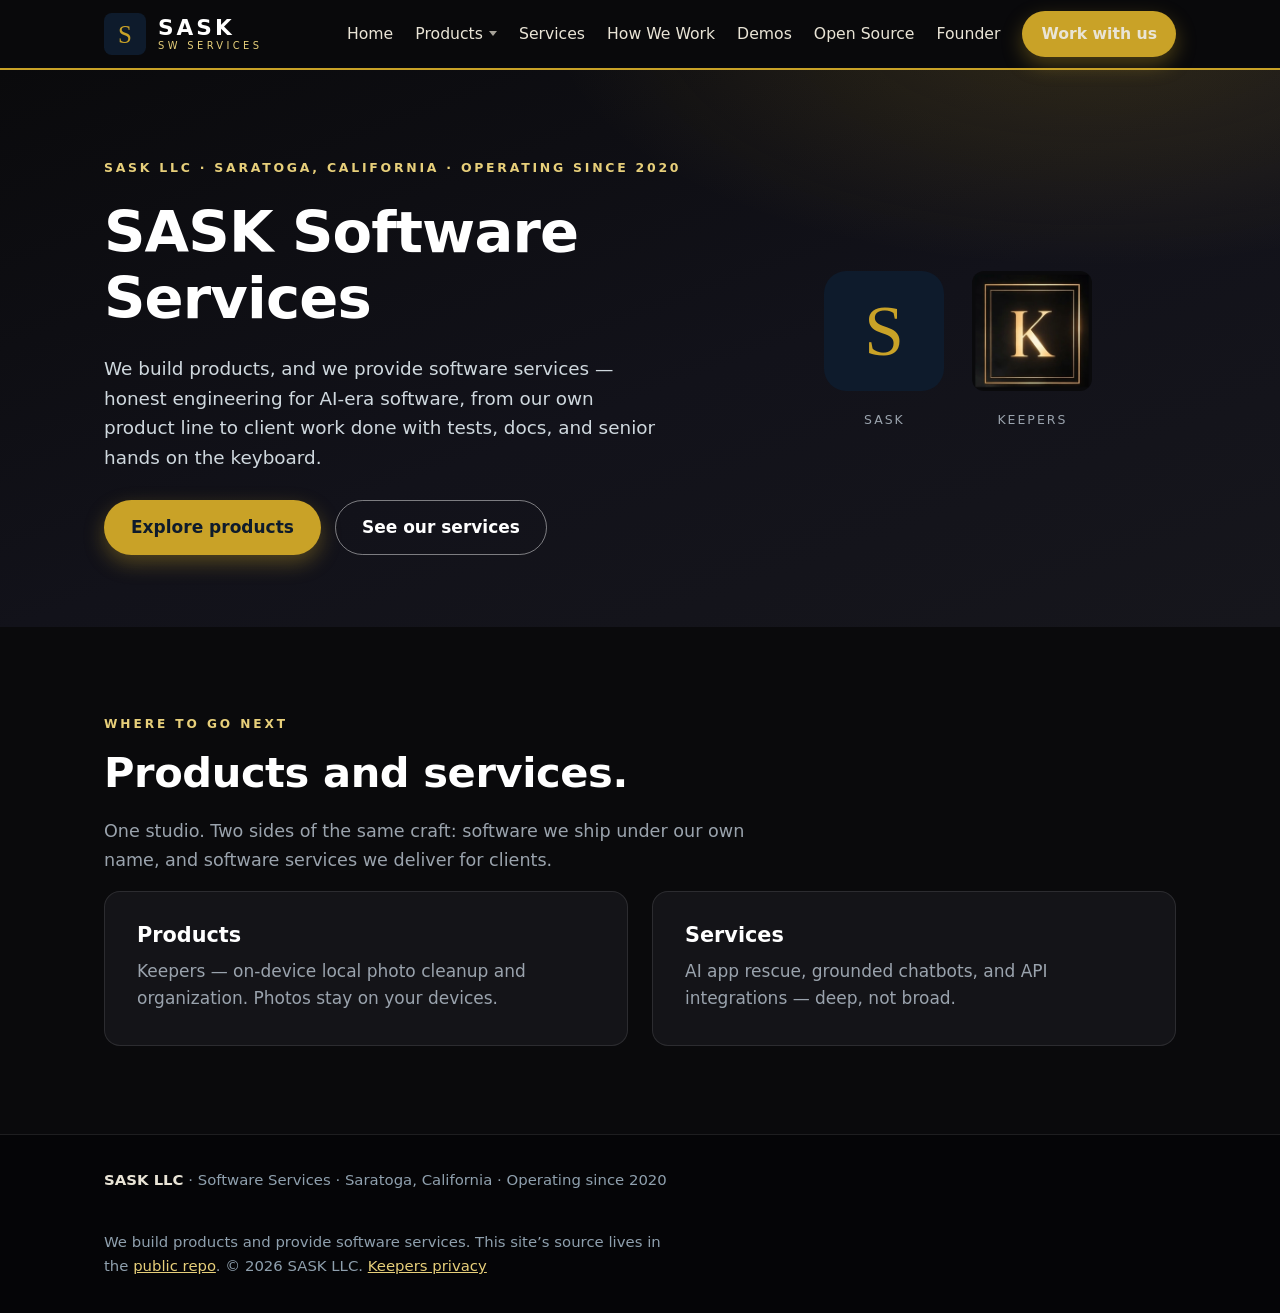
<file: docs/index.html>
<!DOCTYPE html>
<html lang="en">
<head>
<meta charset="utf-8">
<meta name="viewport" content="width=device-width, initial-scale=1">
<title>SASK Software Services — Products &amp; Software Services</title>
<meta name="description" content="SASK Software Services (SASK LLC, Saratoga, CA) builds products and provides software services — Keepers and client engineering with tests, docs, and honest delivery.">
<link rel="stylesheet" href="styles.css">
<link rel="icon" href="data:image/svg+xml,%3Csvg xmlns='http://www.w3.org/2000/svg' viewBox='0 0 64 64'%3E%3Crect width='64' height='64' rx='12' fill='%230e1b2c'/%3E%3Ctext x='32' y='45' font-family='Georgia,serif' font-size='38' fill='%23c9a227' text-anchor='middle'%3ES%3C/text%3E%3C/svg%3E">
</head>
<body>

<header class="site-header">
  <div class="wrap header-in">
    <a class="brand" href="index.html" aria-label="SASK Software Services — home">
      <svg class="emblem" viewBox="0 0 64 64" aria-hidden="true"><rect width="64" height="64" rx="12" fill="#0e1b2c"/><text x="32" y="45" font-family="Georgia, serif" font-size="38" fill="#c9a227" text-anchor="middle">S</text></svg>
      <span class="brand-text"><strong>SASK</strong><small>SW SERVICES</small></span>
    </a>
    <button class="nav-toggle" id="navToggle" aria-label="Menu" aria-expanded="false">&#9776;</button>
    <nav class="site-nav" id="siteNav">
      <a href="index.html">Home</a>
      <details class="nav-drop">
        <summary>Products</summary>
        <div class="drop-panel">
          <a href="products/keepers.html">Keepers</a>
        </div>
      </details>
      <a href="services.html">Services</a>
      <a href="how-we-work.html">How We Work</a>
      <a href="demos.html">Demos</a>
      <a href="open-source.html">Open Source</a>
      <a href="founder.html">Founder</a>
      <a class="btn btn-gold btn-sm" href="services.html#contact">Work with us</a>
    </nav>
  </div>
</header>

<main id="top">
  <section class="hero">
    <div class="wrap hero-split">
      <div>
        <p class="kicker">SASK LLC &middot; Saratoga, California &middot; Operating since 2020</p>
        <h1>SASK Software Services</h1>
        <p class="hero-sub">We build products, and we provide software services &mdash; honest engineering for AI-era software, from our own product line to client work done with tests, docs, and senior hands on the keyboard.</p>
        <div class="hero-cta">
          <a class="btn btn-gold" href="products/keepers.html">Explore products</a>
          <a class="btn btn-ghost" href="services.html">See our services</a>
        </div>
      </div>
      <div class="hero-marks" aria-label="SASK and Keepers marks">
        <div class="mark-pair">
          <svg class="emblem-lg" viewBox="0 0 64 64" aria-hidden="true"><rect width="64" height="64" rx="12" fill="#0e1b2c"/><text x="32" y="45" font-family="Georgia, serif" font-size="38" fill="#c9a227" text-anchor="middle">S</text></svg>
          <p class="mark-caption">SASK</p>
        </div>
        <div class="mark-pair">
          <img class="keepers-mark" src="assets/keepers-mark-256.png" width="120" height="120" alt="Keepers mark">
          <p class="mark-caption">Keepers</p>
        </div>
      </div>
    </div>
  </section>

  <section class="section">
    <div class="wrap">
      <p class="eyebrow">Where to go next</p>
      <h2>Products and services.</h2>
      <p class="section-lede">One studio. Two sides of the same craft: software we ship under our own name, and software services we deliver for clients.</p>
      <div class="home-paths">
        <a class="path-card" href="products/keepers.html">
          <h3>Products</h3>
          <p>Keepers &mdash; on-device local photo cleanup and organization. Photos stay on your devices.</p>
        </a>
        <a class="path-card" href="services.html">
          <h3>Services</h3>
          <p>AI app rescue, grounded chatbots, and API integrations &mdash; deep, not broad.</p>
        </a>
      </div>
    </div>
  </section>
</main>

<footer class="site-footer">
  <div class="wrap footer-in">
    <p><strong>SASK LLC</strong> &middot; Software Services &middot; Saratoga, California &middot; Operating since 2020</p>
    <p class="footer-note">We build products and provide software services. This site&rsquo;s source lives in the <a href="https://github.com/saskllc-blip/public/tree/main/docs" target="_blank" rel="noopener">public repo</a>. &copy; <span id="year">2026</span> SASK LLC. <a href="keepers-privacy.html">Keepers privacy</a></p>
  </div>
</footer>

<script>
  document.getElementById('year').textContent = new Date().getFullYear();
  var toggle = document.getElementById('navToggle'), nav = document.getElementById('siteNav');
  toggle.addEventListener('click', function () {
    var open = nav.classList.toggle('open');
    toggle.setAttribute('aria-expanded', open ? 'true' : 'false');
  });
  nav.addEventListener('click', function (e) { if (e.target.tagName === 'A') nav.classList.remove('open'); });
</script>

</body>
</html>
</file>
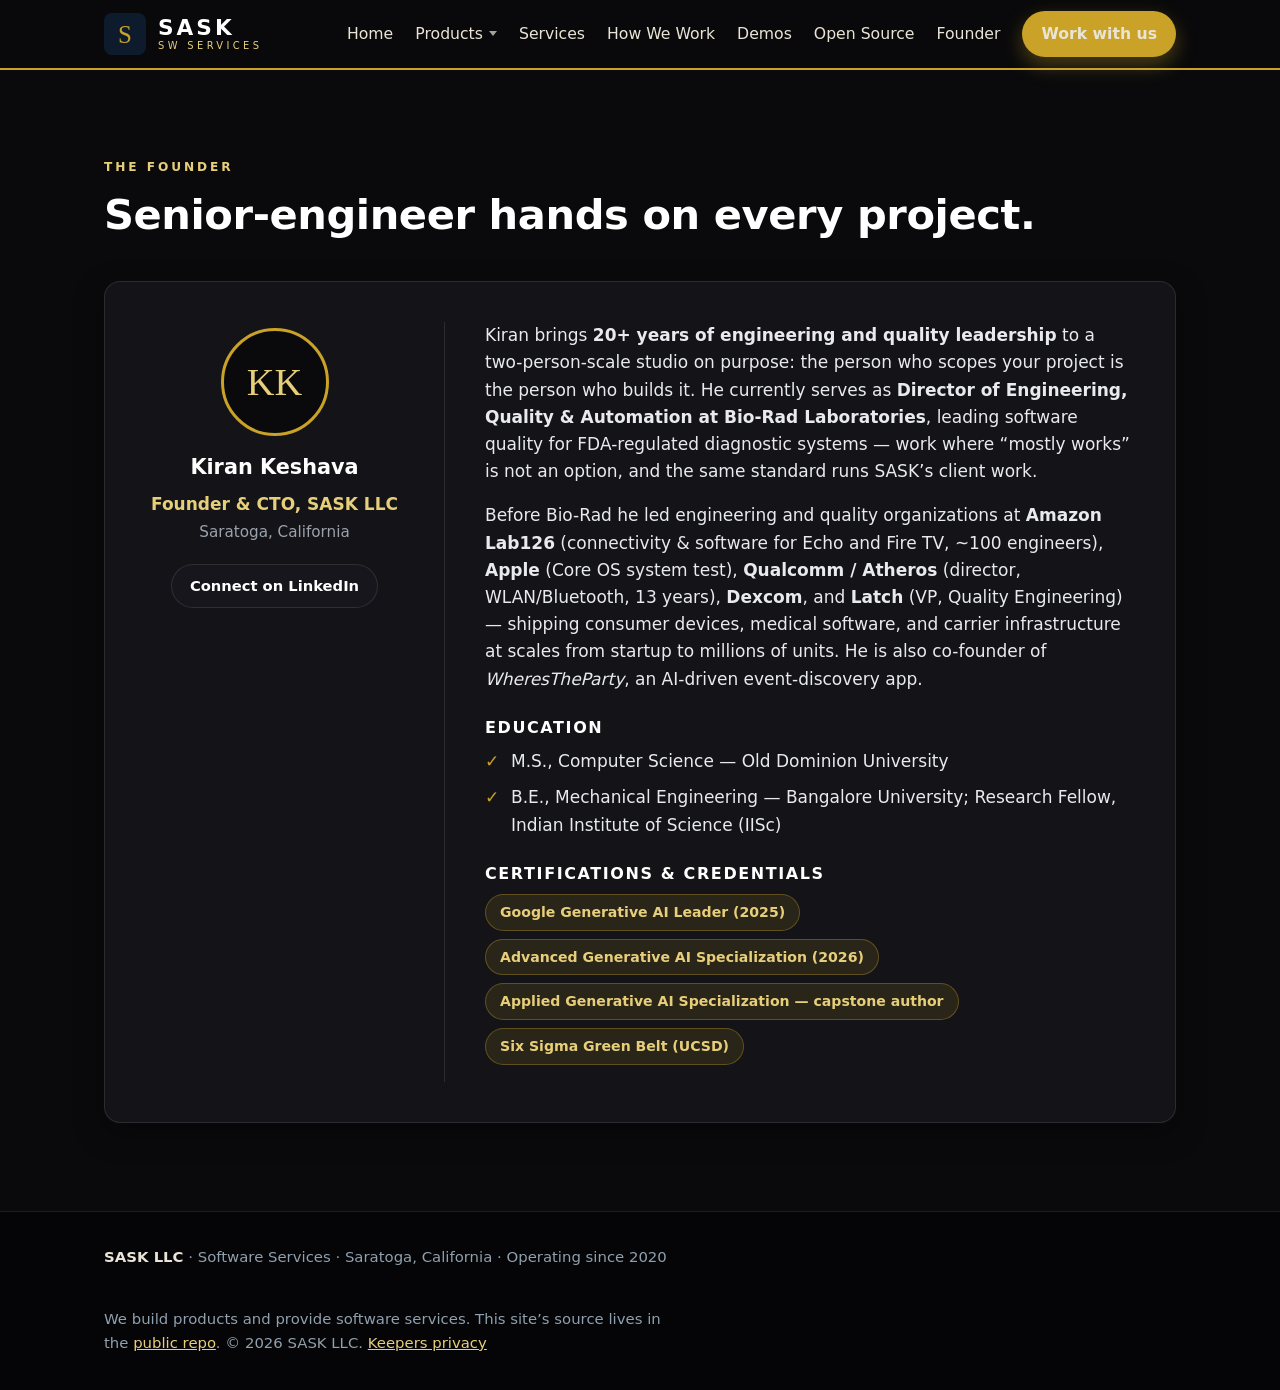
<file: docs/founder.html>
<!DOCTYPE html>
<html lang="en">
<head>
<meta charset="utf-8">
<meta name="viewport" content="width=device-width, initial-scale=1">
<title>Founder — SASK Software Services</title>
<meta name="description" content="Kiran Keshava, Founder &amp; CTO of SASK LLC — senior-engineer hands on every project.">
<link rel="stylesheet" href="styles.css">
<link rel="icon" href="data:image/svg+xml,%3Csvg xmlns='http://www.w3.org/2000/svg' viewBox='0 0 64 64'%3E%3Crect width='64' height='64' rx='12' fill='%230e1b2c'/%3E%3Ctext x='32' y='45' font-family='Georgia,serif' font-size='38' fill='%23c9a227' text-anchor='middle'%3ES%3C/text%3E%3C/svg%3E">
</head>
<body>

<header class="site-header">
  <div class="wrap header-in">
    <a class="brand" href="index.html" aria-label="SASK Software Services — home">
      <svg class="emblem" viewBox="0 0 64 64" aria-hidden="true"><rect width="64" height="64" rx="12" fill="#0e1b2c"/><text x="32" y="45" font-family="Georgia, serif" font-size="38" fill="#c9a227" text-anchor="middle">S</text></svg>
      <span class="brand-text"><strong>SASK</strong><small>SW SERVICES</small></span>
    </a>
    <button class="nav-toggle" id="navToggle" aria-label="Menu" aria-expanded="false">&#9776;</button>
    <nav class="site-nav" id="siteNav">
      <a href="index.html">Home</a>
      <details class="nav-drop">
        <summary>Products</summary>
        <div class="drop-panel">
          <a href="products/keepers.html">Keepers</a>
        </div>
      </details>
      <a href="services.html">Services</a>
      <a href="how-we-work.html">How We Work</a>
      <a href="demos.html">Demos</a>
      <a href="open-source.html">Open Source</a>
      <a href="founder.html">Founder</a>
      <a class="btn btn-gold btn-sm" href="services.html#contact">Work with us</a>
    </nav>
  </div>
</header>

<main id="top">
  <section id="founder" class="section">
    <div class="wrap">
      <p class="eyebrow">The founder</p>
      <h2>Senior-engineer hands on every project.</h2>
      <div class="founder-card card">
        <div class="founder-id">
          <div class="monogram" aria-hidden="true">KK</div>
          <h3>Kiran Keshava</h3>
          <p class="founder-role">Founder &amp; CTO, SASK LLC</p>
          <p class="founder-loc">Saratoga, California</p>
          <a class="btn btn-dark btn-sm" href="https://www.linkedin.com/in/kiran-kumar-keshava/" target="_blank" rel="noopener">Connect on LinkedIn</a>
        </div>
        <div class="founder-bio">
          <p>Kiran brings <strong>20+ years of engineering and quality leadership</strong> to a two-person-scale studio on purpose: the person who scopes your project is the person who builds it. He currently serves as <strong>Director of Engineering, Quality &amp; Automation at Bio-Rad Laboratories</strong>, leading software quality for FDA-regulated diagnostic systems &mdash; work where &ldquo;mostly works&rdquo; is not an option, and the same standard runs SASK&rsquo;s client work.</p>
          <p>Before Bio-Rad he led engineering and quality organizations at <strong>Amazon Lab126</strong> (connectivity &amp; software for Echo and Fire TV, ~100 engineers), <strong>Apple</strong> (Core OS system test), <strong>Qualcomm / Atheros</strong> (director, WLAN/Bluetooth, 13 years), <strong>Dexcom</strong>, and <strong>Latch</strong> (VP, Quality Engineering) &mdash; shipping consumer devices, medical software, and carrier infrastructure at scales from startup to millions of units. He is also co-founder of <em>WheresTheParty</em>, an AI-driven event-discovery app.</p>
          <h4>Education</h4>
          <ul class="ticks">
            <li>M.S., Computer Science &mdash; Old Dominion University</li>
            <li>B.E., Mechanical Engineering &mdash; Bangalore University; Research Fellow, Indian Institute of Science (IISc)</li>
          </ul>
          <h4>Certifications &amp; credentials</h4>
          <p class="chips">
            <span class="chip">Google Generative AI Leader (2025)</span>
            <span class="chip">Advanced Generative AI Specialization (2026)</span>
            <span class="chip">Applied Generative AI Specialization &mdash; capstone author</span>
            <span class="chip">Six Sigma Green Belt (UCSD)</span>
          </p>
        </div>
      </div>
    </div>
  </section>
</main>

<footer class="site-footer">
  <div class="wrap footer-in">
    <p><strong>SASK LLC</strong> &middot; Software Services &middot; Saratoga, California &middot; Operating since 2020</p>
    <p class="footer-note">We build products and provide software services. This site&rsquo;s source lives in the <a href="https://github.com/saskllc-blip/public/tree/main/docs" target="_blank" rel="noopener">public repo</a>. &copy; <span id="year">2026</span> SASK LLC. <a href="keepers-privacy.html">Keepers privacy</a></p>
  </div>
</footer>

<script>
  document.getElementById('year').textContent = new Date().getFullYear();
  var toggle = document.getElementById('navToggle'), nav = document.getElementById('siteNav');
  toggle.addEventListener('click', function () {
    var open = nav.classList.toggle('open');
    toggle.setAttribute('aria-expanded', open ? 'true' : 'false');
  });
  nav.addEventListener('click', function (e) { if (e.target.tagName === 'A') nav.classList.remove('open'); });
</script>

</body>
</html>
</file>
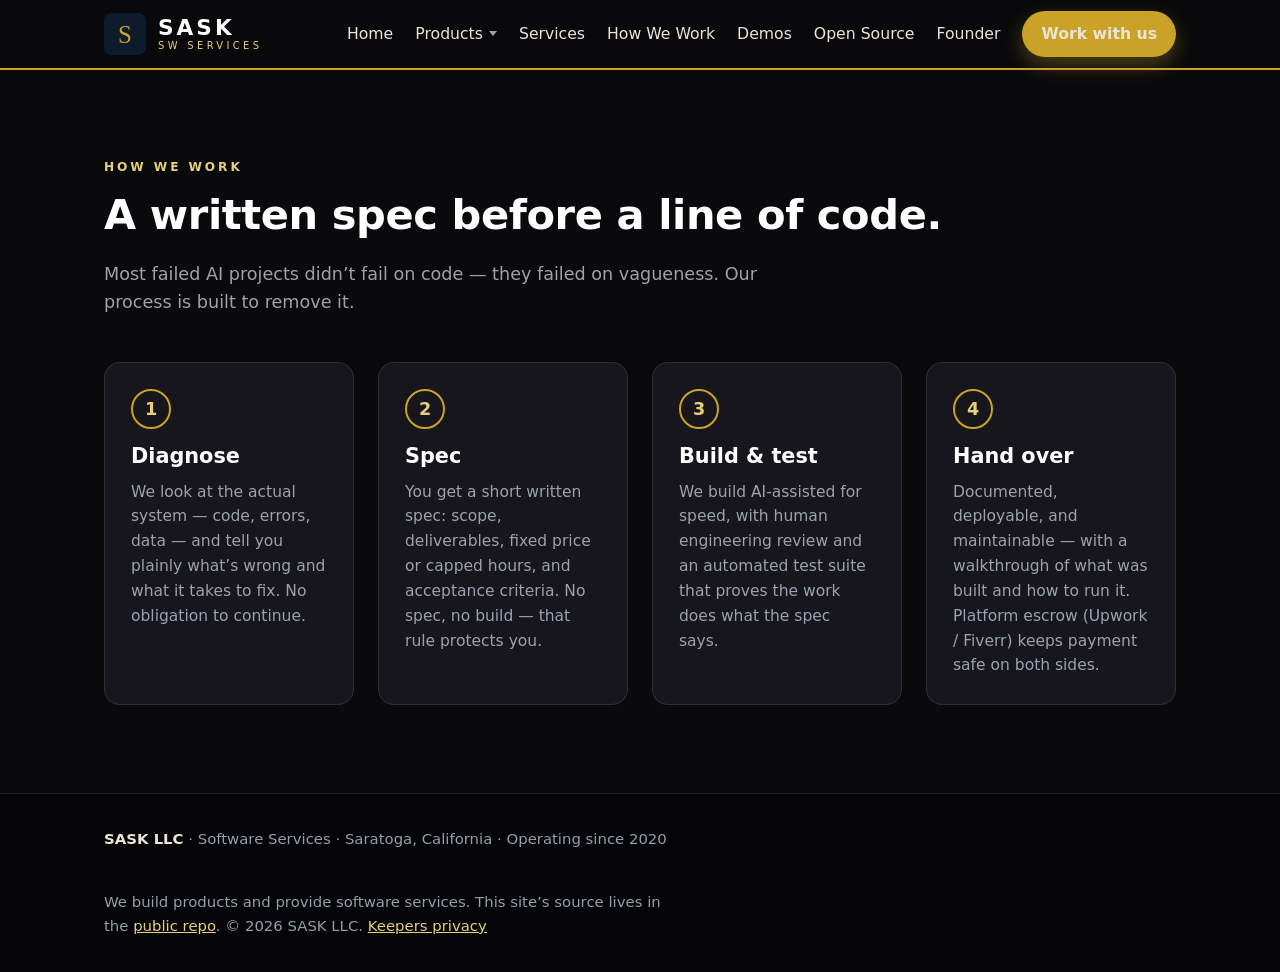
<file: docs/how-we-work.html>
<!DOCTYPE html>
<html lang="en">
<head>
<meta charset="utf-8">
<meta name="viewport" content="width=device-width, initial-scale=1">
<title>How We Work — SASK Software Services</title>
<meta name="description" content="SASK Software Services process: diagnose, written spec, build &amp; test, then hand over.">
<link rel="stylesheet" href="styles.css">
<link rel="icon" href="data:image/svg+xml,%3Csvg xmlns='http://www.w3.org/2000/svg' viewBox='0 0 64 64'%3E%3Crect width='64' height='64' rx='12' fill='%230e1b2c'/%3E%3Ctext x='32' y='45' font-family='Georgia,serif' font-size='38' fill='%23c9a227' text-anchor='middle'%3ES%3C/text%3E%3C/svg%3E">
</head>
<body>

<header class="site-header">
  <div class="wrap header-in">
    <a class="brand" href="index.html" aria-label="SASK Software Services — home">
      <svg class="emblem" viewBox="0 0 64 64" aria-hidden="true"><rect width="64" height="64" rx="12" fill="#0e1b2c"/><text x="32" y="45" font-family="Georgia, serif" font-size="38" fill="#c9a227" text-anchor="middle">S</text></svg>
      <span class="brand-text"><strong>SASK</strong><small>SW SERVICES</small></span>
    </a>
    <button class="nav-toggle" id="navToggle" aria-label="Menu" aria-expanded="false">&#9776;</button>
    <nav class="site-nav" id="siteNav">
      <a href="index.html">Home</a>
      <details class="nav-drop">
        <summary>Products</summary>
        <div class="drop-panel">
          <a href="products/keepers.html">Keepers</a>
        </div>
      </details>
      <a href="services.html">Services</a>
      <a href="how-we-work.html">How We Work</a>
      <a href="demos.html">Demos</a>
      <a href="open-source.html">Open Source</a>
      <a href="founder.html">Founder</a>
      <a class="btn btn-gold btn-sm" href="services.html#contact">Work with us</a>
    </nav>
  </div>
</header>

<main id="top">
  <section id="process" class="section">
    <div class="wrap">
      <p class="eyebrow">How we work</p>
      <h2>A written spec before a line of code.</h2>
      <p class="section-lede">Most failed AI projects didn&rsquo;t fail on code &mdash; they failed on vagueness. Our process is built to remove it.</p>
      <ol class="steps">
        <li>
          <span class="step-num">1</span>
          <h3>Diagnose</h3>
          <p>We look at the actual system &mdash; code, errors, data &mdash; and tell you plainly what&rsquo;s wrong and what it takes to fix. No obligation to continue.</p>
        </li>
        <li>
          <span class="step-num">2</span>
          <h3>Spec</h3>
          <p>You get a short written spec: scope, deliverables, fixed price or capped hours, and acceptance criteria. No spec, no build &mdash; that rule protects you.</p>
        </li>
        <li>
          <span class="step-num">3</span>
          <h3>Build &amp; test</h3>
          <p>We build AI-assisted for speed, with human engineering review and an automated test suite that proves the work does what the spec says.</p>
        </li>
        <li>
          <span class="step-num">4</span>
          <h3>Hand over</h3>
          <p>Documented, deployable, and maintainable &mdash; with a walkthrough of what was built and how to run it. Platform escrow (Upwork / Fiverr) keeps payment safe on both sides.</p>
        </li>
      </ol>
    </div>
  </section>
</main>

<footer class="site-footer">
  <div class="wrap footer-in">
    <p><strong>SASK LLC</strong> &middot; Software Services &middot; Saratoga, California &middot; Operating since 2020</p>
    <p class="footer-note">We build products and provide software services. This site&rsquo;s source lives in the <a href="https://github.com/saskllc-blip/public/tree/main/docs" target="_blank" rel="noopener">public repo</a>. &copy; <span id="year">2026</span> SASK LLC. <a href="keepers-privacy.html">Keepers privacy</a></p>
  </div>
</footer>

<script>
  document.getElementById('year').textContent = new Date().getFullYear();
  var toggle = document.getElementById('navToggle'), nav = document.getElementById('siteNav');
  toggle.addEventListener('click', function () {
    var open = nav.classList.toggle('open');
    toggle.setAttribute('aria-expanded', open ? 'true' : 'false');
  });
  nav.addEventListener('click', function (e) { if (e.target.tagName === 'A') nav.classList.remove('open'); });
</script>

</body>
</html>
</file>
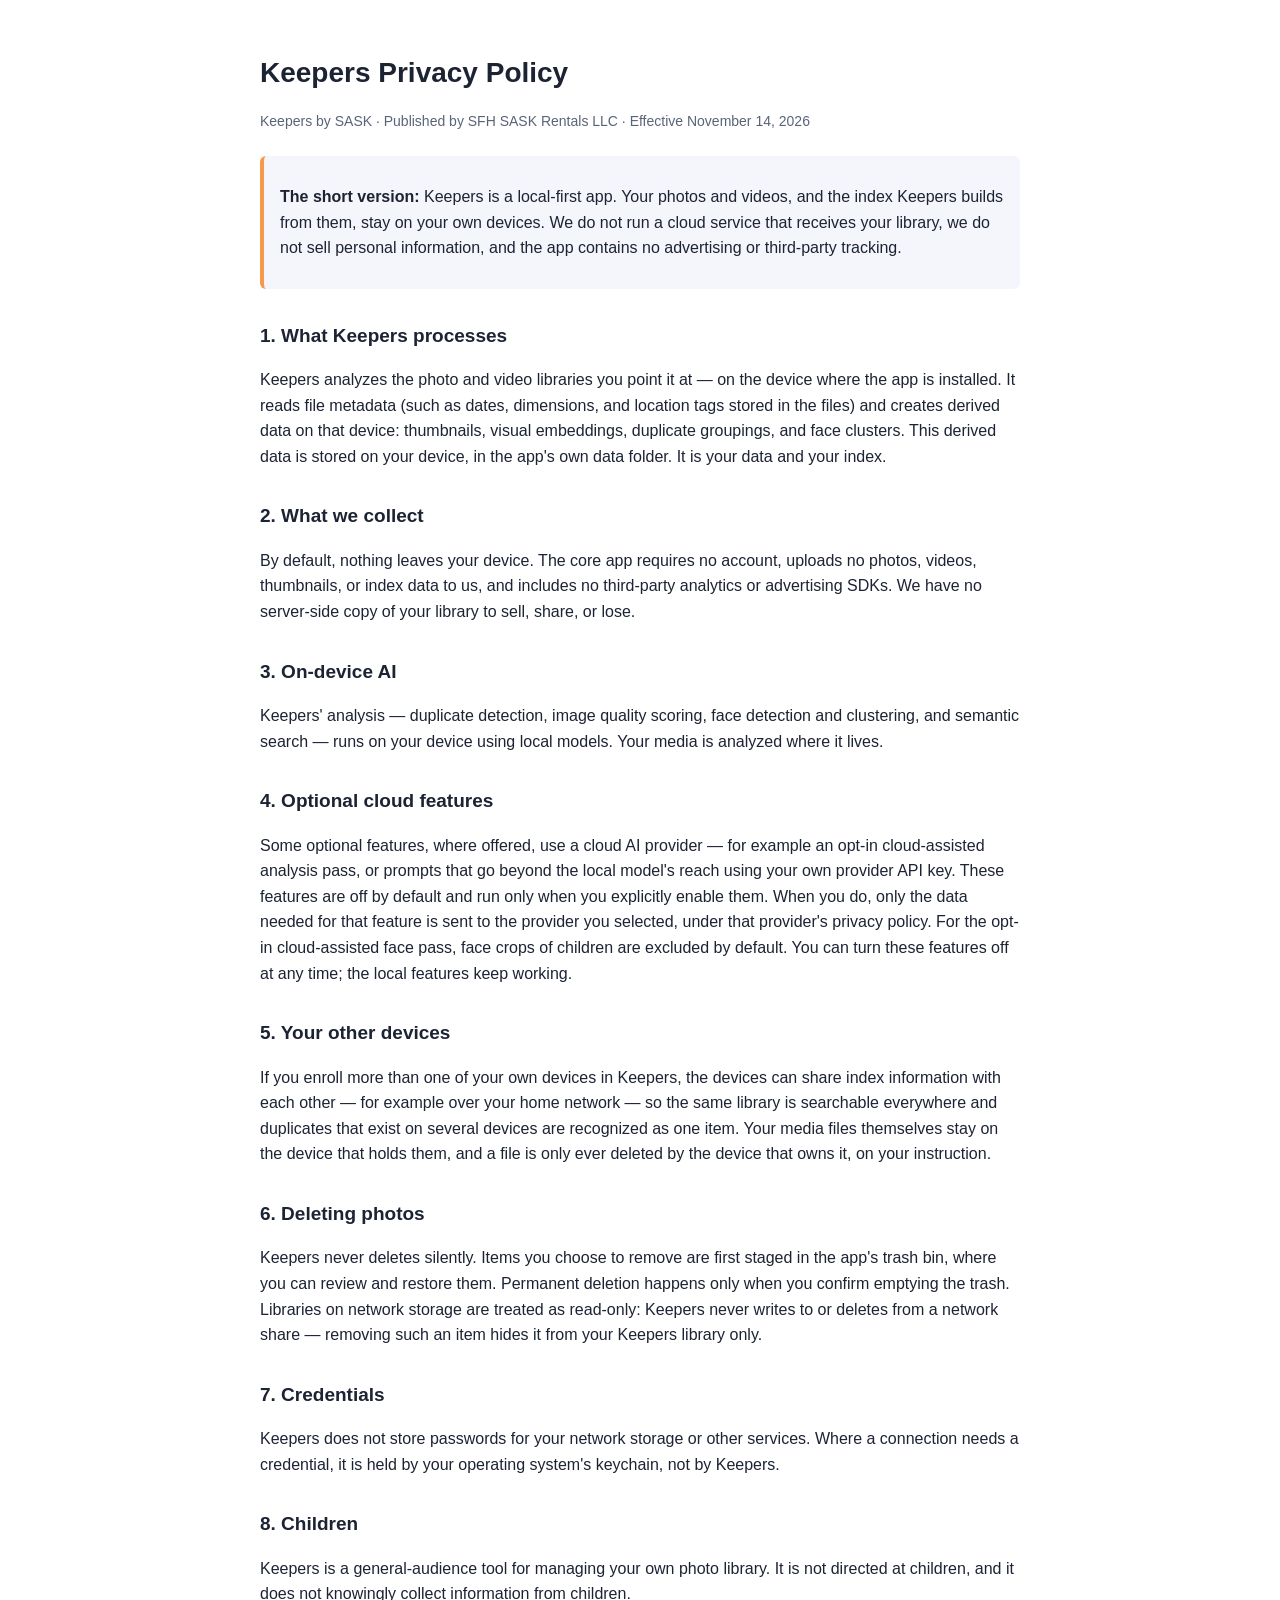
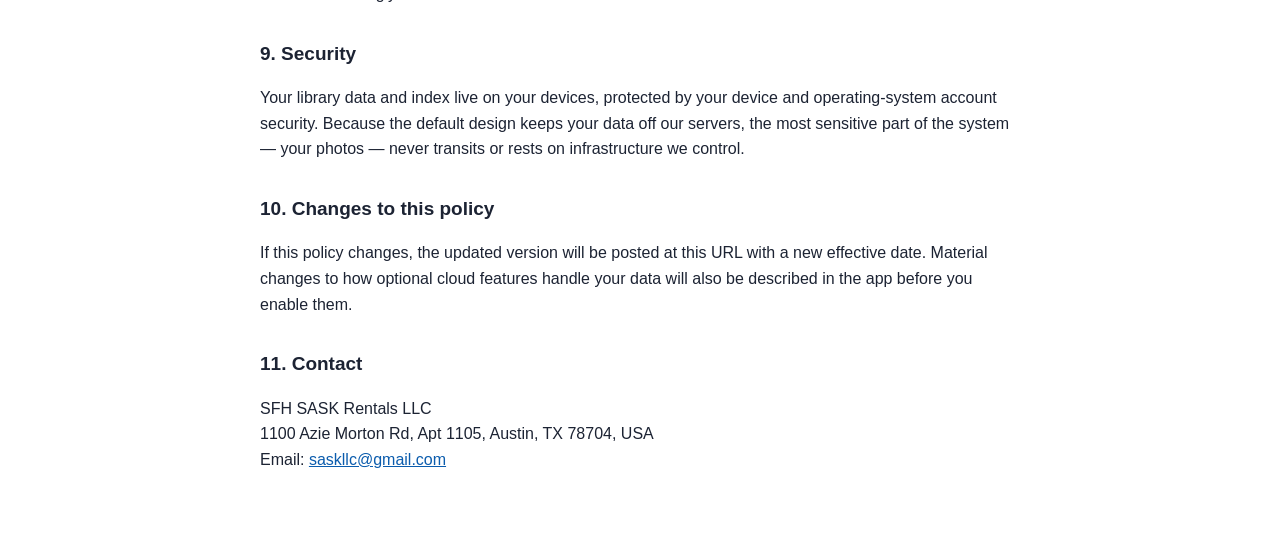
<file: docs/keepers-privacy.html>
<!DOCTYPE html>
<html lang="en">
<head>
<meta charset="utf-8">
<meta name="viewport" content="width=device-width, initial-scale=1">
<title>Keepers Privacy Policy — SASK</title>
<style>
  body { font-family: -apple-system, "Segoe UI", Roboto, Helvetica, Arial, sans-serif; line-height: 1.6; color: #1c2333; max-width: 760px; margin: 0 auto; padding: 32px 20px 64px; }
  h1 { font-size: 28px; margin-bottom: 4px; }
  h2 { font-size: 19px; margin-top: 32px; }
  .meta { color: #5a6478; font-size: 14px; margin-bottom: 24px; }
  .short { background: #f4f6fb; border-left: 4px solid #f59a4b; padding: 12px 16px; border-radius: 6px; }
  a { color: #0b5cad; }
</style>
</head>
<body>
<h1>Keepers Privacy Policy</h1>
<p class="meta">Keepers by SASK · Published by SFH SASK Rentals LLC · Effective November 14, 2026</p>

<div class="short">
<p><strong>The short version:</strong> Keepers is a local-first app. Your photos and videos, and the index Keepers builds from them, stay on your own devices. We do not run a cloud service that receives your library, we do not sell personal information, and the app contains no advertising or third-party tracking.</p>
</div>

<h2>1. What Keepers processes</h2>
<p>Keepers analyzes the photo and video libraries you point it at — on the device where the app is installed. It reads file metadata (such as dates, dimensions, and location tags stored in the files) and creates derived data on that device: thumbnails, visual embeddings, duplicate groupings, and face clusters. This derived data is stored on your device, in the app's own data folder. It is your data and your index.</p>

<h2>2. What we collect</h2>
<p>By default, nothing leaves your device. The core app requires no account, uploads no photos, videos, thumbnails, or index data to us, and includes no third-party analytics or advertising SDKs. We have no server-side copy of your library to sell, share, or lose.</p>

<h2>3. On-device AI</h2>
<p>Keepers' analysis — duplicate detection, image quality scoring, face detection and clustering, and semantic search — runs on your device using local models. Your media is analyzed where it lives.</p>

<h2>4. Optional cloud features</h2>
<p>Some optional features, where offered, use a cloud AI provider — for example an opt-in cloud-assisted analysis pass, or prompts that go beyond the local model's reach using your own provider API key. These features are off by default and run only when you explicitly enable them. When you do, only the data needed for that feature is sent to the provider you selected, under that provider's privacy policy. For the opt-in cloud-assisted face pass, face crops of children are excluded by default. You can turn these features off at any time; the local features keep working.</p>

<h2>5. Your other devices</h2>
<p>If you enroll more than one of your own devices in Keepers, the devices can share index information with each other — for example over your home network — so the same library is searchable everywhere and duplicates that exist on several devices are recognized as one item. Your media files themselves stay on the device that holds them, and a file is only ever deleted by the device that owns it, on your instruction.</p>

<h2>6. Deleting photos</h2>
<p>Keepers never deletes silently. Items you choose to remove are first staged in the app's trash bin, where you can review and restore them. Permanent deletion happens only when you confirm emptying the trash. Libraries on network storage are treated as read-only: Keepers never writes to or deletes from a network share — removing such an item hides it from your Keepers library only.</p>

<h2>7. Credentials</h2>
<p>Keepers does not store passwords for your network storage or other services. Where a connection needs a credential, it is held by your operating system's keychain, not by Keepers.</p>

<h2>8. Children</h2>
<p>Keepers is a general-audience tool for managing your own photo library. It is not directed at children, and it does not knowingly collect information from children.</p>

<h2>9. Security</h2>
<p>Your library data and index live on your devices, protected by your device and operating-system account security. Because the default design keeps your data off our servers, the most sensitive part of the system — your photos — never transits or rests on infrastructure we control.</p>

<h2>10. Changes to this policy</h2>
<p>If this policy changes, the updated version will be posted at this URL with a new effective date. Material changes to how optional cloud features handle your data will also be described in the app before you enable them.</p>

<h2>11. Contact</h2>
<p>SFH SASK Rentals LLC<br>
1100 Azie Morton Rd, Apt 1105, Austin, TX 78704, USA<br>
Email: <a href="mailto:saskllc@gmail.com">saskllc@gmail.com</a></p>

</body>
</html>
</file>
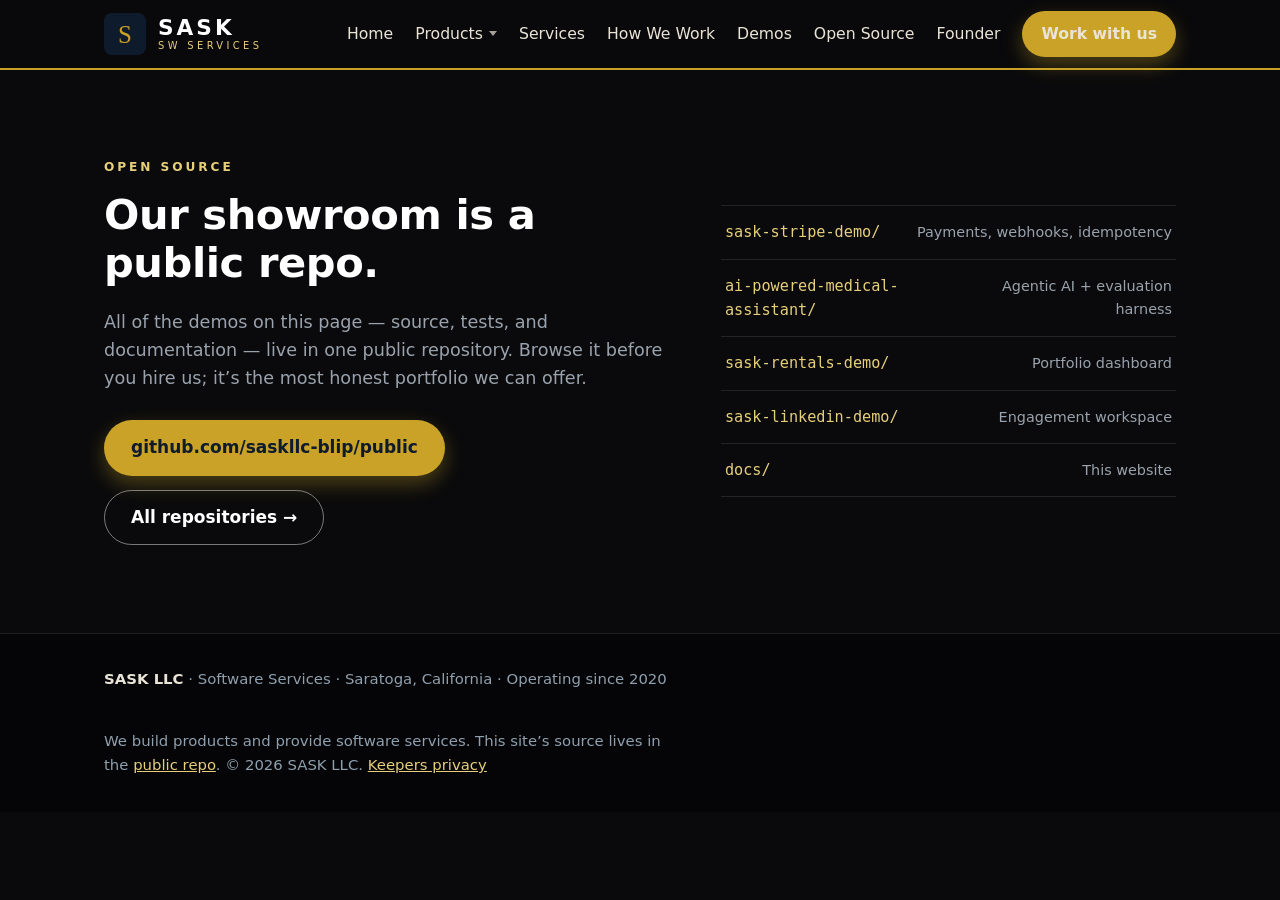
<file: docs/open-source.html>
<!DOCTYPE html>
<html lang="en">
<head>
<meta charset="utf-8">
<meta name="viewport" content="width=device-width, initial-scale=1">
<title>Open Source — SASK Software Services</title>
<meta name="description" content="Browse SASK Software Services public repositories — demos, tests, and documentation.">
<link rel="stylesheet" href="styles.css">
<link rel="icon" href="data:image/svg+xml,%3Csvg xmlns='http://www.w3.org/2000/svg' viewBox='0 0 64 64'%3E%3Crect width='64' height='64' rx='12' fill='%230e1b2c'/%3E%3Ctext x='32' y='45' font-family='Georgia,serif' font-size='38' fill='%23c9a227' text-anchor='middle'%3ES%3C/text%3E%3C/svg%3E">
</head>
<body>

<header class="site-header">
  <div class="wrap header-in">
    <a class="brand" href="index.html" aria-label="SASK Software Services — home">
      <svg class="emblem" viewBox="0 0 64 64" aria-hidden="true"><rect width="64" height="64" rx="12" fill="#0e1b2c"/><text x="32" y="45" font-family="Georgia, serif" font-size="38" fill="#c9a227" text-anchor="middle">S</text></svg>
      <span class="brand-text"><strong>SASK</strong><small>SW SERVICES</small></span>
    </a>
    <button class="nav-toggle" id="navToggle" aria-label="Menu" aria-expanded="false">&#9776;</button>
    <nav class="site-nav" id="siteNav">
      <a href="index.html">Home</a>
      <details class="nav-drop">
        <summary>Products</summary>
        <div class="drop-panel">
          <a href="products/keepers.html">Keepers</a>
        </div>
      </details>
      <a href="services.html">Services</a>
      <a href="how-we-work.html">How We Work</a>
      <a href="demos.html">Demos</a>
      <a href="open-source.html">Open Source</a>
      <a href="founder.html">Founder</a>
      <a class="btn btn-gold btn-sm" href="services.html#contact">Work with us</a>
    </nav>
  </div>
</header>

<main id="top">
  <section id="opensource" class="section">
    <div class="wrap oss-in">
      <div>
        <p class="eyebrow">Open source</p>
        <h2>Our showroom is a public repo.</h2>
        <p class="section-lede">All of the demos on this page &mdash; source, tests, and documentation &mdash; live in one public repository. Browse it before you hire us; it&rsquo;s the most honest portfolio we can offer.</p>
        <div class="hero-cta">
          <a class="btn btn-gold" href="https://github.com/saskllc-blip/public" target="_blank" rel="noopener">github.com/saskllc-blip/public</a>
          <a class="btn btn-ghost" href="https://github.com/saskllc-blip" target="_blank" rel="noopener">All repositories &rarr;</a>
        </div>
      </div>
      <ul class="repo-list">
        <li><code>sask-stripe-demo/</code><span>Payments, webhooks, idempotency</span></li>
        <li><code>ai-powered-medical-assistant/</code><span>Agentic AI + evaluation harness</span></li>
        <li><code>sask-rentals-demo/</code><span>Portfolio dashboard</span></li>
        <li><code>sask-linkedin-demo/</code><span>Engagement workspace</span></li>
        <li><code>docs/</code><span>This website</span></li>
      </ul>
    </div>
  </section>
</main>

<footer class="site-footer">
  <div class="wrap footer-in">
    <p><strong>SASK LLC</strong> &middot; Software Services &middot; Saratoga, California &middot; Operating since 2020</p>
    <p class="footer-note">We build products and provide software services. This site&rsquo;s source lives in the <a href="https://github.com/saskllc-blip/public/tree/main/docs" target="_blank" rel="noopener">public repo</a>. &copy; <span id="year">2026</span> SASK LLC. <a href="keepers-privacy.html">Keepers privacy</a></p>
  </div>
</footer>

<script>
  document.getElementById('year').textContent = new Date().getFullYear();
  var toggle = document.getElementById('navToggle'), nav = document.getElementById('siteNav');
  toggle.addEventListener('click', function () {
    var open = nav.classList.toggle('open');
    toggle.setAttribute('aria-expanded', open ? 'true' : 'false');
  });
  nav.addEventListener('click', function (e) { if (e.target.tagName === 'A') nav.classList.remove('open'); });
</script>

</body>
</html>
</file>
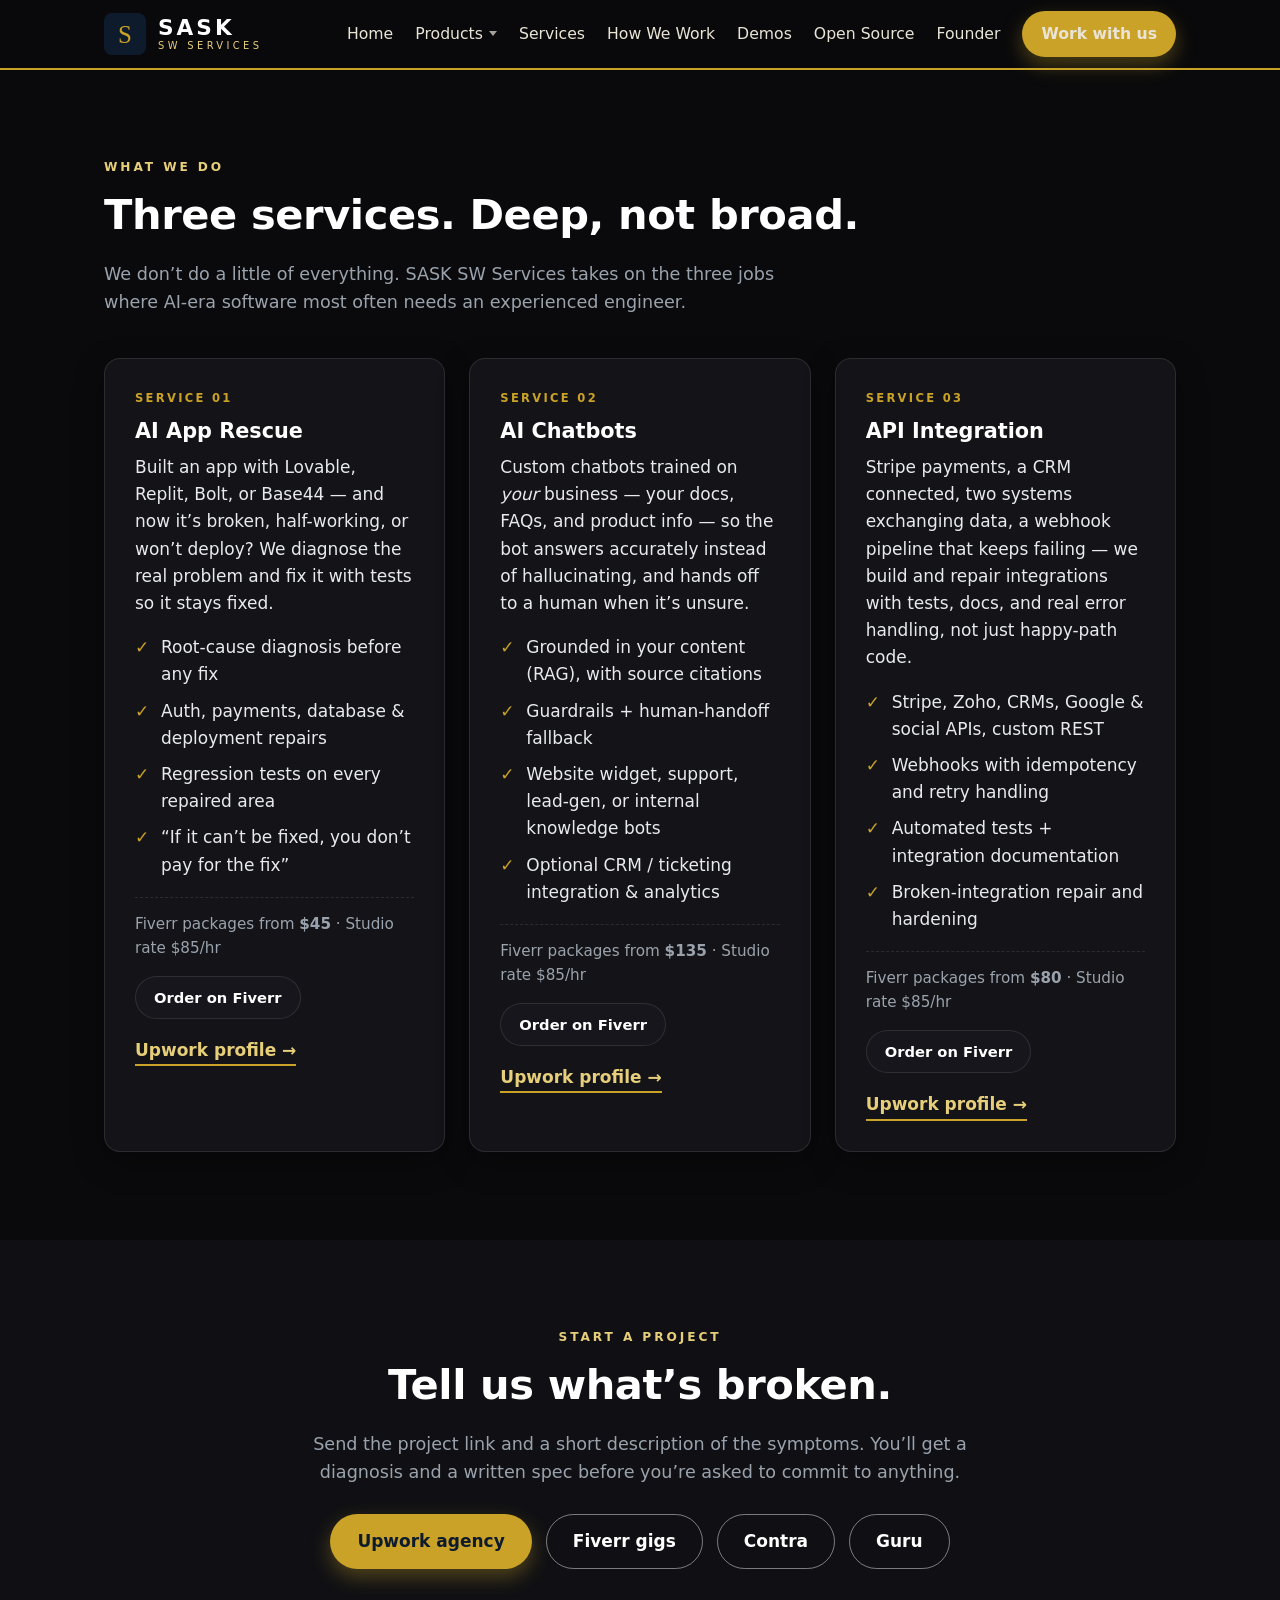
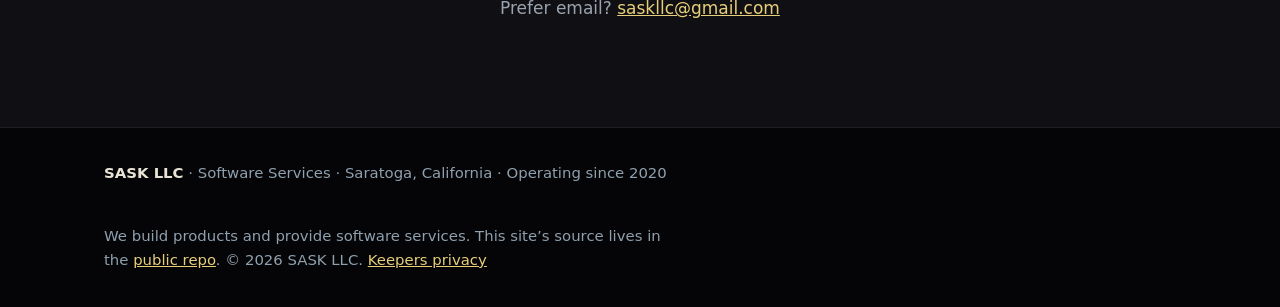
<file: docs/services.html>
<!DOCTYPE html>
<html lang="en">
<head>
<meta charset="utf-8">
<meta name="viewport" content="width=device-width, initial-scale=1">
<title>Services — SASK Software Services</title>
<meta name="description" content="Three focused services from SASK SW Services: AI App Rescue, AI Chatbots, and API Integration.">
<link rel="stylesheet" href="styles.css">
<link rel="icon" href="data:image/svg+xml,%3Csvg xmlns='http://www.w3.org/2000/svg' viewBox='0 0 64 64'%3E%3Crect width='64' height='64' rx='12' fill='%230e1b2c'/%3E%3Ctext x='32' y='45' font-family='Georgia,serif' font-size='38' fill='%23c9a227' text-anchor='middle'%3ES%3C/text%3E%3C/svg%3E">
</head>
<body>

<header class="site-header">
  <div class="wrap header-in">
    <a class="brand" href="index.html" aria-label="SASK Software Services — home">
      <svg class="emblem" viewBox="0 0 64 64" aria-hidden="true"><rect width="64" height="64" rx="12" fill="#0e1b2c"/><text x="32" y="45" font-family="Georgia, serif" font-size="38" fill="#c9a227" text-anchor="middle">S</text></svg>
      <span class="brand-text"><strong>SASK</strong><small>SW SERVICES</small></span>
    </a>
    <button class="nav-toggle" id="navToggle" aria-label="Menu" aria-expanded="false">&#9776;</button>
    <nav class="site-nav" id="siteNav">
      <a href="index.html">Home</a>
      <details class="nav-drop">
        <summary>Products</summary>
        <div class="drop-panel">
          <a href="products/keepers.html">Keepers</a>
        </div>
      </details>
      <a href="services.html">Services</a>
      <a href="how-we-work.html">How We Work</a>
      <a href="demos.html">Demos</a>
      <a href="open-source.html">Open Source</a>
      <a href="founder.html">Founder</a>
      <a class="btn btn-gold btn-sm" href="services.html#contact">Work with us</a>
    </nav>
  </div>
</header>

<main id="top">
  <section id="services" class="section">
    <div class="wrap">
      <p class="eyebrow">What we do</p>
      <h2>Three services. Deep, not broad.</h2>
      <p class="section-lede">We don&rsquo;t do a little of everything. SASK SW Services takes on the three jobs where AI-era software most often needs an experienced engineer.</p>

      <div class="cards cards-3">
        <article class="card service-card">
          <p class="card-tag">Service 01</p>
          <h3>AI App Rescue</h3>
          <p>Built an app with Lovable, Replit, Bolt, or Base44 &mdash; and now it&rsquo;s broken, half-working, or won&rsquo;t deploy? We diagnose the real problem and fix it with tests so it stays fixed.</p>
          <ul class="ticks">
            <li>Root-cause diagnosis before any fix</li>
            <li>Auth, payments, database &amp; deployment repairs</li>
            <li>Regression tests on every repaired area</li>
            <li>&ldquo;If it can&rsquo;t be fixed, you don&rsquo;t pay for the fix&rdquo;</li>
          </ul>
          <p class="price">Fiverr packages from <strong>$45</strong> &middot; Studio rate $85/hr</p>
          <div class="card-links">
            <a class="btn btn-dark btn-sm" href="http://www.fiverr.com/s/mmm2P09" target="_blank" rel="noopener">Order on Fiverr</a>
            <a class="text-link" href="https://www.upwork.com/freelancers/~016b5f6be8320efedc" target="_blank" rel="noopener">Upwork profile &rarr;</a>
          </div>
        </article>

        <article class="card service-card">
          <p class="card-tag">Service 02</p>
          <h3>AI Chatbots</h3>
          <p>Custom chatbots trained on <em>your</em> business &mdash; your docs, FAQs, and product info &mdash; so the bot answers accurately instead of hallucinating, and hands off to a human when it&rsquo;s unsure.</p>
          <ul class="ticks">
            <li>Grounded in your content (RAG), with source citations</li>
            <li>Guardrails + human-handoff fallback</li>
            <li>Website widget, support, lead-gen, or internal knowledge bots</li>
            <li>Optional CRM / ticketing integration &amp; analytics</li>
          </ul>
          <p class="price">Fiverr packages from <strong>$135</strong> &middot; Studio rate $85/hr</p>
          <div class="card-links">
            <a class="btn btn-dark btn-sm" href="http://www.fiverr.com/s/jyyEmDw" target="_blank" rel="noopener">Order on Fiverr</a>
            <a class="text-link" href="https://www.upwork.com/freelancers/~016b5f6be8320efedc" target="_blank" rel="noopener">Upwork profile &rarr;</a>
          </div>
        </article>

        <article class="card service-card">
          <p class="card-tag">Service 03</p>
          <h3>API Integration</h3>
          <p>Stripe payments, a CRM connected, two systems exchanging data, a webhook pipeline that keeps failing &mdash; we build and repair integrations with tests, docs, and real error handling, not just happy-path code.</p>
          <ul class="ticks">
            <li>Stripe, Zoho, CRMs, Google &amp; social APIs, custom REST</li>
            <li>Webhooks with idempotency and retry handling</li>
            <li>Automated tests + integration documentation</li>
            <li>Broken-integration repair and hardening</li>
          </ul>
          <p class="price">Fiverr packages from <strong>$80</strong> &middot; Studio rate $85/hr</p>
          <div class="card-links">
            <a class="btn btn-dark btn-sm" href="http://www.fiverr.com/s/Q22Eqk3" target="_blank" rel="noopener">Order on Fiverr</a>
            <a class="text-link" href="https://www.upwork.com/freelancers/~016b5f6be8320efedc" target="_blank" rel="noopener">Upwork profile &rarr;</a>
          </div>
        </article>
      </div>
    </div>
  </section>

  <section id="contact" class="section section-alt">
    <div class="wrap contact-in">
      <p class="eyebrow">Start a project</p>
      <h2>Tell us what&rsquo;s broken.</h2>
      <p class="section-lede">Send the project link and a short description of the symptoms. You&rsquo;ll get a diagnosis and a written spec before you&rsquo;re asked to commit to anything.</p>
      <div class="hero-cta">
        <a class="btn btn-gold" href="https://www.upwork.com/agencies/2108814011984456360/" target="_blank" rel="noopener">Upwork agency</a>
        <a class="btn btn-ghost" href="https://www.fiverr.com/bob_replit" target="_blank" rel="noopener">Fiverr gigs</a>
        <a class="btn btn-ghost" href="https://contra.com/w/sask_llc_8nuljb/home" target="_blank" rel="noopener">Contra</a>
        <a class="btn btn-ghost" href="https://www.guru.com/freelancers/kiran-keshava" target="_blank" rel="noopener">Guru</a>
      </div>
      <p class="contact-mail">Prefer email? <a href="mailto:saskllc@gmail.com">saskllc@gmail.com</a></p>
    </div>
  </section>
</main>

<footer class="site-footer">
  <div class="wrap footer-in">
    <p><strong>SASK LLC</strong> &middot; Software Services &middot; Saratoga, California &middot; Operating since 2020</p>
    <p class="footer-note">We build products and provide software services. This site&rsquo;s source lives in the <a href="https://github.com/saskllc-blip/public/tree/main/docs" target="_blank" rel="noopener">public repo</a>. &copy; <span id="year">2026</span> SASK LLC. <a href="keepers-privacy.html">Keepers privacy</a></p>
  </div>
</footer>

<script>
  document.getElementById('year').textContent = new Date().getFullYear();
  var toggle = document.getElementById('navToggle'), nav = document.getElementById('siteNav');
  toggle.addEventListener('click', function () {
    var open = nav.classList.toggle('open');
    toggle.setAttribute('aria-expanded', open ? 'true' : 'false');
  });
  nav.addEventListener('click', function (e) { if (e.target.tagName === 'A') nav.classList.remove('open'); });
</script>

</body>
</html>
</file>
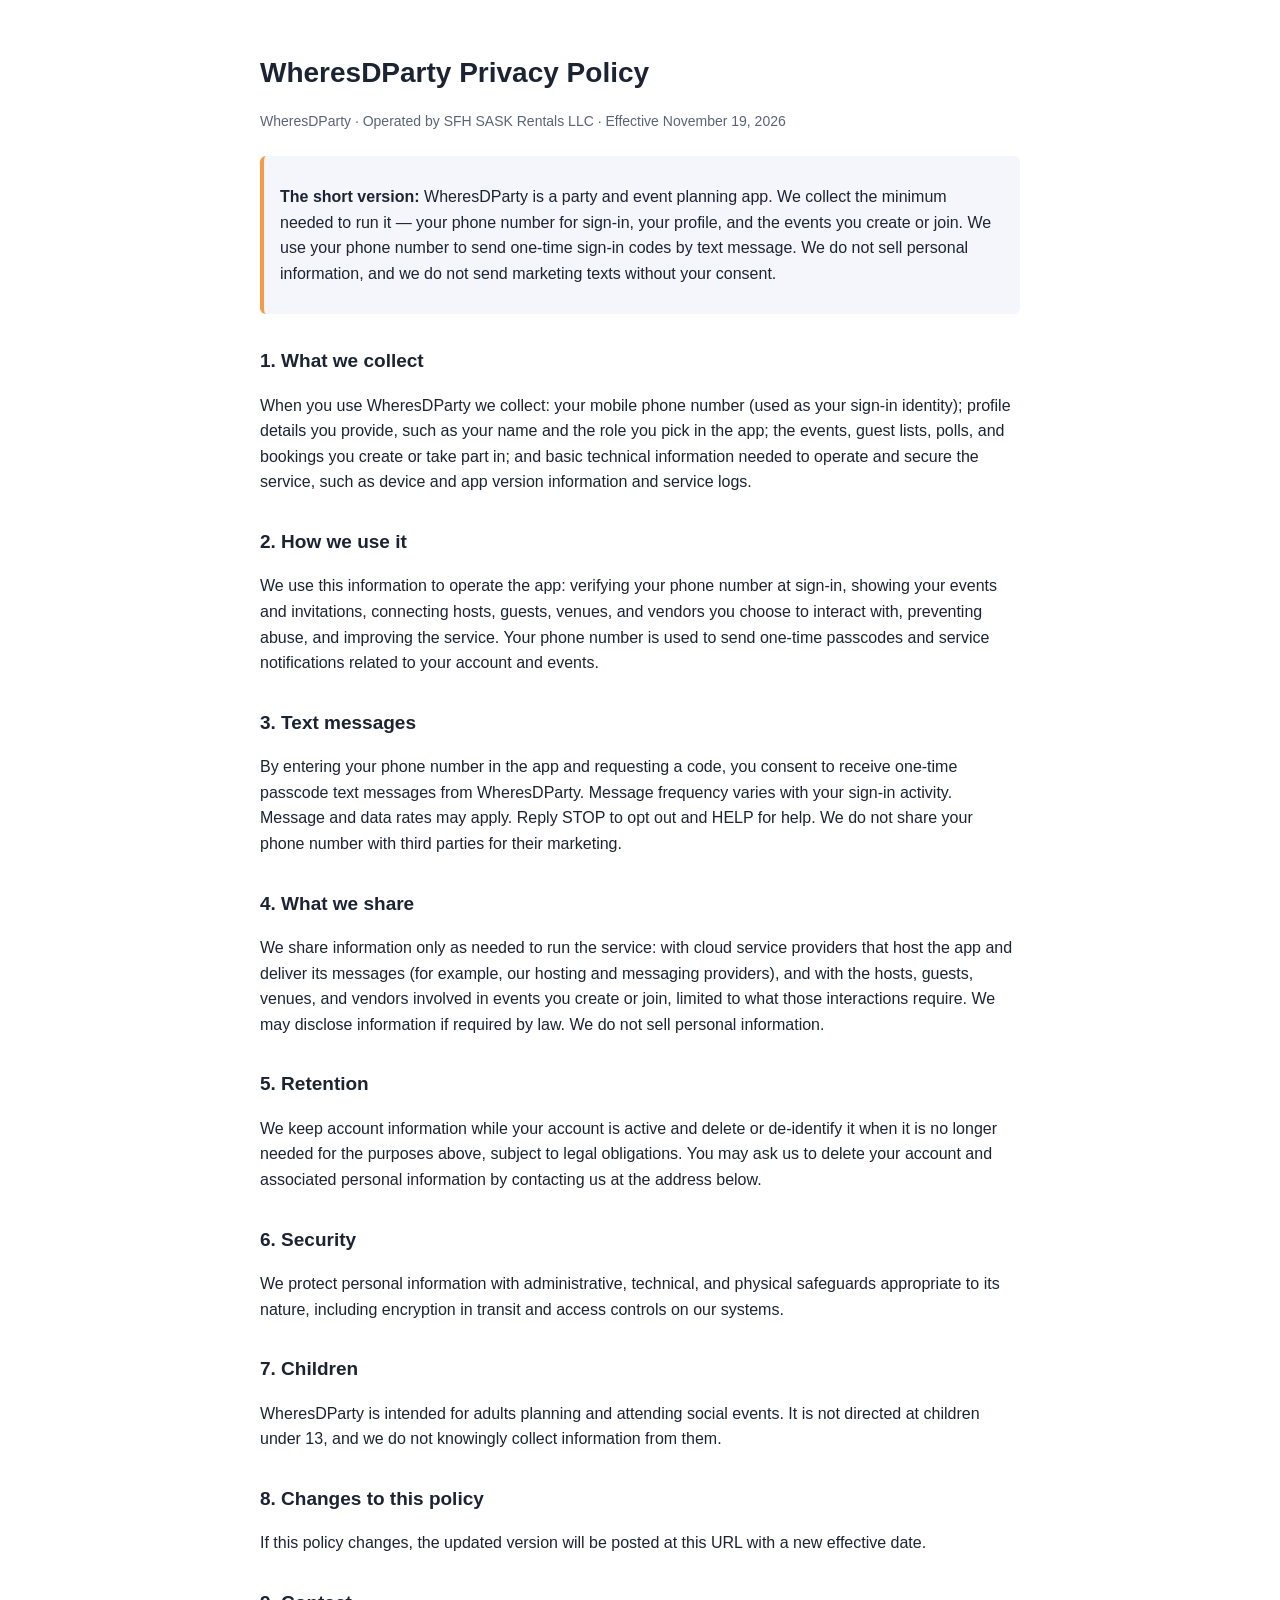
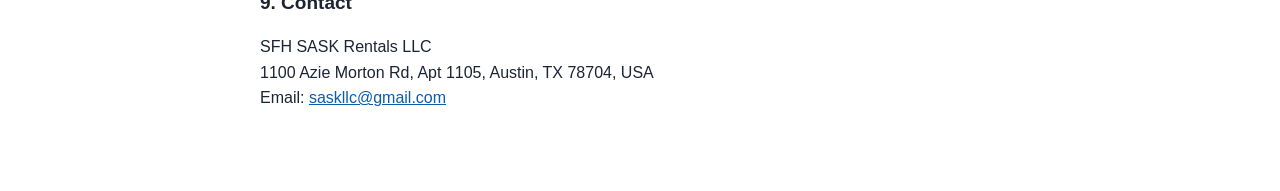
<file: docs/wtp-privacy.html>
<!DOCTYPE html>
<html lang="en">
<head>
<meta charset="utf-8">
<meta name="viewport" content="width=device-width, initial-scale=1">
<title>WheresDParty Privacy Policy — SASK</title>
<style>
  body { font-family: -apple-system, "Segoe UI", Roboto, Helvetica, Arial, sans-serif; line-height: 1.6; color: #1c2333; max-width: 760px; margin: 0 auto; padding: 32px 20px 64px; }
  h1 { font-size: 28px; margin-bottom: 4px; }
  h2 { font-size: 19px; margin-top: 32px; }
  .meta { color: #5a6478; font-size: 14px; margin-bottom: 24px; }
  .short { background: #f4f6fb; border-left: 4px solid #f59a4b; padding: 12px 16px; border-radius: 6px; }
  a { color: #0b5cad; }
</style>
</head>
<body>
<h1>WheresDParty Privacy Policy</h1>
<p class="meta">WheresDParty · Operated by SFH SASK Rentals LLC · Effective November 19, 2026</p>

<div class="short">
<p><strong>The short version:</strong> WheresDParty is a party and event planning app. We collect the minimum needed to run it — your phone number for sign-in, your profile, and the events you create or join. We use your phone number to send one-time sign-in codes by text message. We do not sell personal information, and we do not send marketing texts without your consent.</p>
</div>

<h2>1. What we collect</h2>
<p>When you use WheresDParty we collect: your mobile phone number (used as your sign-in identity); profile details you provide, such as your name and the role you pick in the app; the events, guest lists, polls, and bookings you create or take part in; and basic technical information needed to operate and secure the service, such as device and app version information and service logs.</p>

<h2>2. How we use it</h2>
<p>We use this information to operate the app: verifying your phone number at sign-in, showing your events and invitations, connecting hosts, guests, venues, and vendors you choose to interact with, preventing abuse, and improving the service. Your phone number is used to send one-time passcodes and service notifications related to your account and events.</p>

<h2>3. Text messages</h2>
<p>By entering your phone number in the app and requesting a code, you consent to receive one-time passcode text messages from WheresDParty. Message frequency varies with your sign-in activity. Message and data rates may apply. Reply STOP to opt out and HELP for help. We do not share your phone number with third parties for their marketing.</p>

<h2>4. What we share</h2>
<p>We share information only as needed to run the service: with cloud service providers that host the app and deliver its messages (for example, our hosting and messaging providers), and with the hosts, guests, venues, and vendors involved in events you create or join, limited to what those interactions require. We may disclose information if required by law. We do not sell personal information.</p>

<h2>5. Retention</h2>
<p>We keep account information while your account is active and delete or de-identify it when it is no longer needed for the purposes above, subject to legal obligations. You may ask us to delete your account and associated personal information by contacting us at the address below.</p>

<h2>6. Security</h2>
<p>We protect personal information with administrative, technical, and physical safeguards appropriate to its nature, including encryption in transit and access controls on our systems.</p>

<h2>7. Children</h2>
<p>WheresDParty is intended for adults planning and attending social events. It is not directed at children under 13, and we do not knowingly collect information from them.</p>

<h2>8. Changes to this policy</h2>
<p>If this policy changes, the updated version will be posted at this URL with a new effective date.</p>

<h2>9. Contact</h2>
<p>SFH SASK Rentals LLC<br>
1100 Azie Morton Rd, Apt 1105, Austin, TX 78704, USA<br>
Email: <a href="mailto:saskllc@gmail.com">saskllc@gmail.com</a></p>

</body>
</html>
</file>
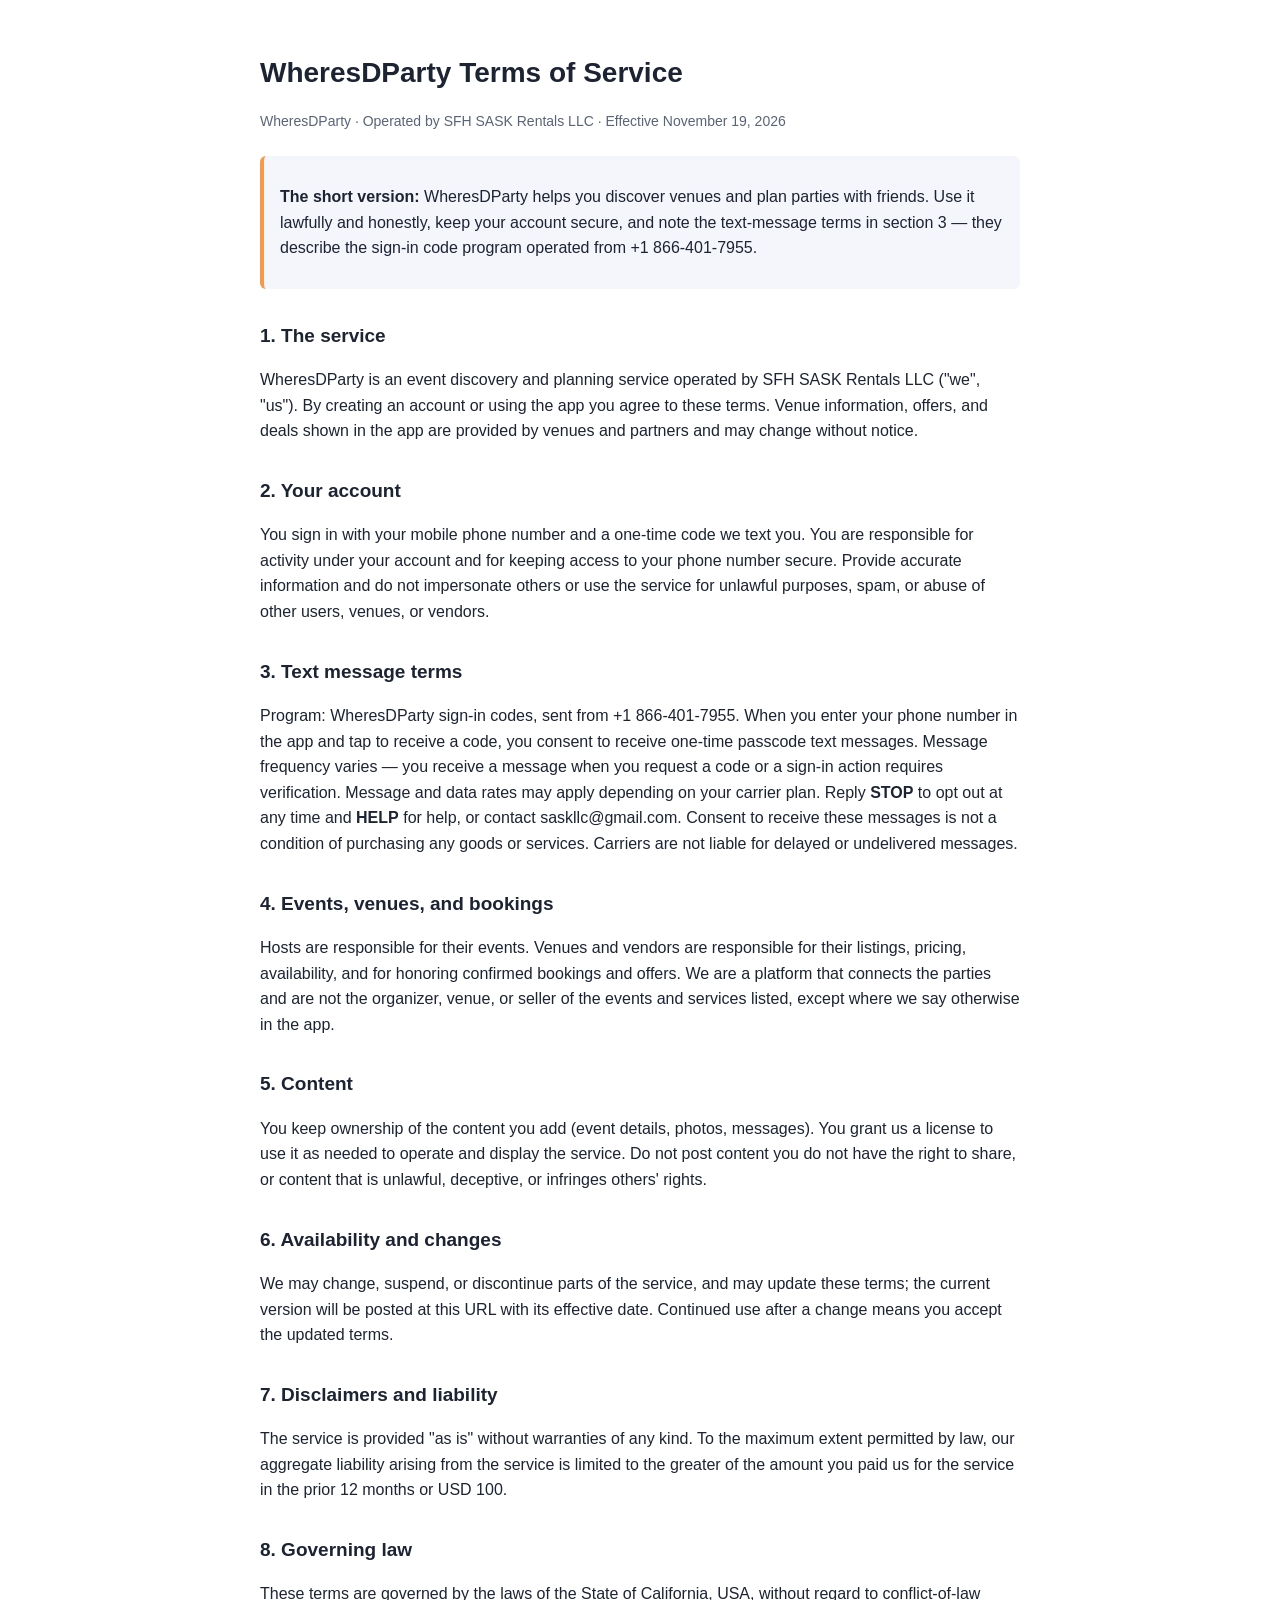
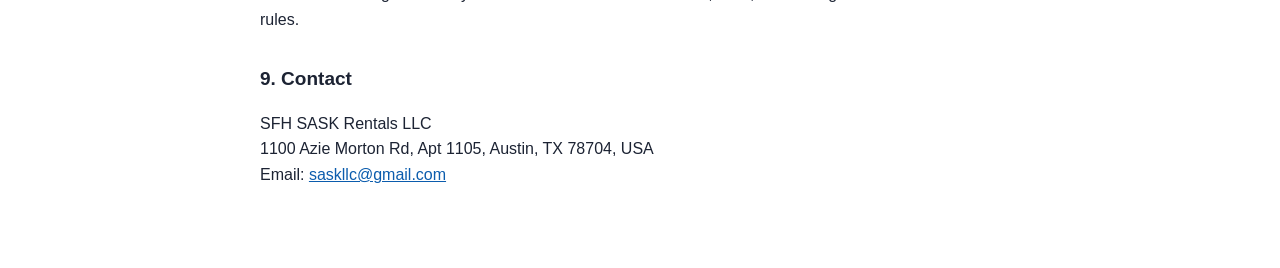
<file: docs/wtp-terms.html>
<!DOCTYPE html>
<html lang="en">
<head>
<meta charset="utf-8">
<meta name="viewport" content="width=device-width, initial-scale=1">
<title>WheresDParty Terms of Service — SASK</title>
<style>
  body { font-family: -apple-system, "Segoe UI", Roboto, Helvetica, Arial, sans-serif; line-height: 1.6; color: #1c2333; max-width: 760px; margin: 0 auto; padding: 32px 20px 64px; }
  h1 { font-size: 28px; margin-bottom: 4px; }
  h2 { font-size: 19px; margin-top: 32px; }
  .meta { color: #5a6478; font-size: 14px; margin-bottom: 24px; }
  .short { background: #f4f6fb; border-left: 4px solid #f59a4b; padding: 12px 16px; border-radius: 6px; }
  a { color: #0b5cad; }
</style>
</head>
<body>
<h1>WheresDParty Terms of Service</h1>
<p class="meta">WheresDParty · Operated by SFH SASK Rentals LLC · Effective November 19, 2026</p>

<div class="short">
<p><strong>The short version:</strong> WheresDParty helps you discover venues and plan parties with friends. Use it lawfully and honestly, keep your account secure, and note the text-message terms in section 3 — they describe the sign-in code program operated from +1 866-401-7955.</p>
</div>

<h2>1. The service</h2>
<p>WheresDParty is an event discovery and planning service operated by SFH SASK Rentals LLC ("we", "us"). By creating an account or using the app you agree to these terms. Venue information, offers, and deals shown in the app are provided by venues and partners and may change without notice.</p>

<h2>2. Your account</h2>
<p>You sign in with your mobile phone number and a one-time code we text you. You are responsible for activity under your account and for keeping access to your phone number secure. Provide accurate information and do not impersonate others or use the service for unlawful purposes, spam, or abuse of other users, venues, or vendors.</p>

<h2>3. Text message terms</h2>
<p>Program: WheresDParty sign-in codes, sent from +1 866-401-7955. When you enter your phone number in the app and tap to receive a code, you consent to receive one-time passcode text messages. Message frequency varies — you receive a message when you request a code or a sign-in action requires verification. Message and data rates may apply depending on your carrier plan. Reply <strong>STOP</strong> to opt out at any time and <strong>HELP</strong> for help, or contact saskllc@gmail.com. Consent to receive these messages is not a condition of purchasing any goods or services. Carriers are not liable for delayed or undelivered messages.</p>

<h2>4. Events, venues, and bookings</h2>
<p>Hosts are responsible for their events. Venues and vendors are responsible for their listings, pricing, availability, and for honoring confirmed bookings and offers. We are a platform that connects the parties and are not the organizer, venue, or seller of the events and services listed, except where we say otherwise in the app.</p>

<h2>5. Content</h2>
<p>You keep ownership of the content you add (event details, photos, messages). You grant us a license to use it as needed to operate and display the service. Do not post content you do not have the right to share, or content that is unlawful, deceptive, or infringes others' rights.</p>

<h2>6. Availability and changes</h2>
<p>We may change, suspend, or discontinue parts of the service, and may update these terms; the current version will be posted at this URL with its effective date. Continued use after a change means you accept the updated terms.</p>

<h2>7. Disclaimers and liability</h2>
<p>The service is provided "as is" without warranties of any kind. To the maximum extent permitted by law, our aggregate liability arising from the service is limited to the greater of the amount you paid us for the service in the prior 12 months or USD 100.</p>

<h2>8. Governing law</h2>
<p>These terms are governed by the laws of the State of California, USA, without regard to conflict-of-law rules.</p>

<h2>9. Contact</h2>
<p>SFH SASK Rentals LLC<br>
1100 Azie Morton Rd, Apt 1105, Austin, TX 78704, USA<br>
Email: <a href="mailto:saskllc@gmail.com">saskllc@gmail.com</a></p>

</body>
</html>
</file>
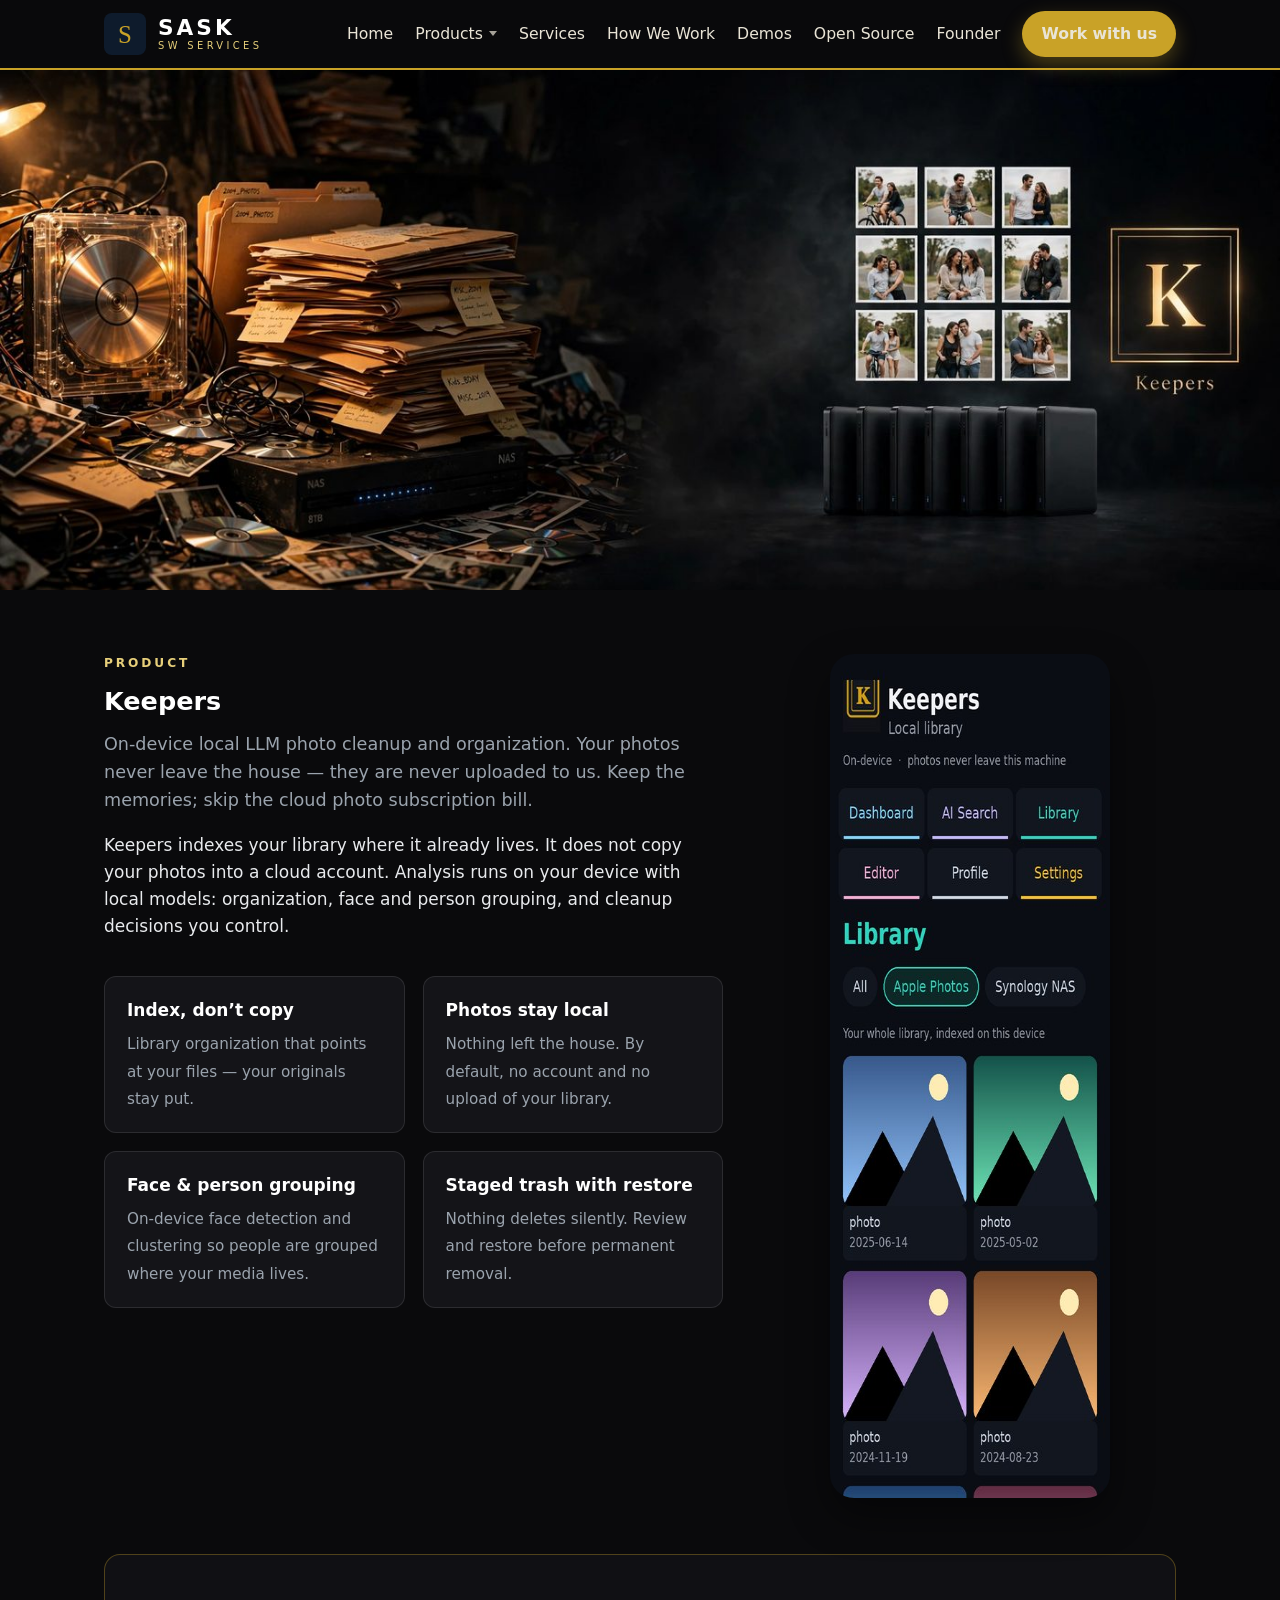
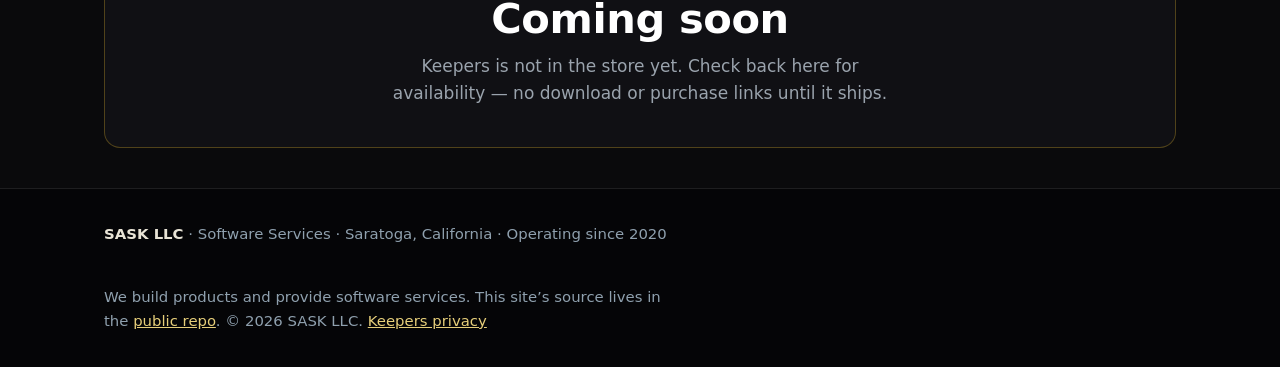
<file: docs/products/keepers.html>
<!DOCTYPE html>
<html lang="en">
<head>
<meta charset="utf-8">
<meta name="viewport" content="width=device-width, initial-scale=1">
<title>Keepers — SASK Software Services</title>
<meta name="description" content="Keepers by SASK: on-device local photo cleanup and organization. Photos never leave your devices. Coming soon.">
<link rel="stylesheet" href="../styles.css">
<link rel="icon" href="data:image/svg+xml,%3Csvg xmlns='http://www.w3.org/2000/svg' viewBox='0 0 64 64'%3E%3Crect width='64' height='64' rx='12' fill='%230e1b2c'/%3E%3Ctext x='32' y='45' font-family='Georgia,serif' font-size='38' fill='%23c9a227' text-anchor='middle'%3ES%3C/text%3E%3C/svg%3E">
</head>
<body>

<header class="site-header">
  <div class="wrap header-in">
    <a class="brand" href="../index.html" aria-label="SASK Software Services — home">
      <svg class="emblem" viewBox="0 0 64 64" aria-hidden="true"><rect width="64" height="64" rx="12" fill="#0e1b2c"/><text x="32" y="45" font-family="Georgia, serif" font-size="38" fill="#c9a227" text-anchor="middle">S</text></svg>
      <span class="brand-text"><strong>SASK</strong><small>SW SERVICES</small></span>
    </a>
    <button class="nav-toggle" id="navToggle" aria-label="Menu" aria-expanded="false">&#9776;</button>
    <nav class="site-nav" id="siteNav">
      <a href="../index.html">Home</a>
      <details class="nav-drop">
        <summary>Products</summary>
        <div class="drop-panel">
          <a href="../products/keepers.html">Keepers</a>
        </div>
      </details>
      <a href="../services.html">Services</a>
      <a href="../how-we-work.html">How We Work</a>
      <a href="../demos.html">Demos</a>
      <a href="../open-source.html">Open Source</a>
      <a href="../founder.html">Founder</a>
      <a class="btn btn-gold btn-sm" href="../services.html#contact">Work with us</a>
    </nav>
  </div>
</header>

<main id="top">
  <section class="keepers-hero" aria-label="Keepers splash artwork">
    <img class="keepers-hero-art" src="../assets/keepers-splash-landscape.jpg" width="1400" height="600" alt="Keepers splash: photo chaos resolving into ordered drives and the Keepers mark">
  </section>

  <section class="section keepers-body">
    <div class="wrap keepers-grid">
      <div>
        <p class="eyebrow">Product</p>
        <h1>Keepers</h1>
        <p class="section-lede">On-device local LLM photo cleanup and organization. Your photos never leave the house &mdash; they are never uploaded to us. Keep the memories; skip the cloud photo subscription bill.</p>
        <p>Keepers indexes your library where it already lives. It does not copy your photos into a cloud account. Analysis runs on your device with local models: organization, face and person grouping, and cleanup decisions you control.</p>
        <ul class="feature-list">
          <li>
            <strong>Index, don&rsquo;t copy</strong>
            <span>Library organization that points at your files &mdash; your originals stay put.</span>
          </li>
          <li>
            <strong>Photos stay local</strong>
            <span>Nothing left the house. By default, no account and no upload of your library.</span>
          </li>
          <li>
            <strong>Face &amp; person grouping</strong>
            <span>On-device face detection and clustering so people are grouped where your media lives.</span>
          </li>
          <li>
            <strong>Staged trash with restore</strong>
            <span>Nothing deletes silently. Review and restore before permanent removal.</span>
          </li>
        </ul>
      </div>
      <div>
        <img class="keepers-phone" src="../assets/keepers-app-phone.jpg" width="390" height="844" alt="Keepers app on a phone" loading="lazy">
      </div>
    </div>

    <div class="wrap">
      <div class="coming-soon">
        <h2>Coming soon</h2>
        <p>Keepers is not in the store yet. Check back here for availability &mdash; no download or purchase links until it ships.</p>
      </div>
    </div>
  </section>
</main>

<footer class="site-footer">
  <div class="wrap footer-in">
    <p><strong>SASK LLC</strong> &middot; Software Services &middot; Saratoga, California &middot; Operating since 2020</p>
    <p class="footer-note">We build products and provide software services. This site&rsquo;s source lives in the <a href="https://github.com/saskllc-blip/public/tree/main/docs" target="_blank" rel="noopener">public repo</a>. &copy; <span id="year">2026</span> SASK LLC. <a href="../keepers-privacy.html">Keepers privacy</a></p>
  </div>
</footer>

<script>
  document.getElementById('year').textContent = new Date().getFullYear();
  var toggle = document.getElementById('navToggle'), nav = document.getElementById('siteNav');
  toggle.addEventListener('click', function () {
    var open = nav.classList.toggle('open');
    toggle.setAttribute('aria-expanded', open ? 'true' : 'false');
  });
  nav.addEventListener('click', function (e) { if (e.target.tagName === 'A') nav.classList.remove('open'); });
</script>

</body>
</html>
</file>
<file: docs/styles.css>
/* SASK Software Services — shared dark site stylesheet
   Palette: near-black (#0a0a0c family) + gold, consistent with Keepers splash. */

:root {
  --bg: #0a0a0c;
  --bg-2: #101014;
  --bg-3: #16161c;
  --ink: #0e1b2c;
  --ink-2: #12263e;
  --ink-3: #1b3554;
  --gold: #c9a227;
  --gold-soft: #e7cf7a;
  --gold-keepers: #d9a441;
  --text: #e8eaed;
  --muted: #9aa3ad;
  --line: rgba(255, 255, 255, 0.1);
  --card: #141418;
  --radius: 16px;
  --shadow: 0 10px 30px rgba(0, 0, 0, 0.35);
  --shadow-lift: 0 18px 42px rgba(0, 0, 0, 0.45);
}

* { box-sizing: border-box; }
html { scroll-behavior: smooth; }
body {
  margin: 0;
  font-family: "Avenir Next", "Segoe UI", system-ui, -apple-system, "Helvetica Neue", Arial, sans-serif;
  color: var(--text);
  background: var(--bg);
  line-height: 1.6;
  font-size: 17px;
}
.wrap { max-width: 1120px; margin: 0 auto; padding: 0 24px; }
h1, h2, h3 { color: #fff; line-height: 1.15; margin: 0 0 .5em; }
h2 { font-size: clamp(1.8rem, 3.6vw, 2.6rem); letter-spacing: -.01em; }
h3 { font-size: 1.3rem; }
p { margin: 0 0 1em; }
a { color: var(--gold-soft); }
section { scroll-margin-top: 84px; }

/* ---------- header ---------- */
.site-header {
  position: sticky; top: 0; z-index: 50;
  background: rgba(10, 10, 12, .96);
  backdrop-filter: blur(8px);
  border-bottom: 2px solid var(--gold);
}
.header-in { display: flex; align-items: center; justify-content: space-between; height: 68px; position: relative; }
.brand { display: flex; align-items: center; gap: 12px; text-decoration: none; }
.emblem { width: 42px; height: 42px; flex: none; }
.brand-text { display: flex; flex-direction: column; line-height: 1; color: #fff; }
.brand-text strong { font-size: 1.35rem; letter-spacing: .14em; font-weight: 700; }
.brand-text small { font-size: .62rem; letter-spacing: .34em; color: var(--gold-soft); margin-top: 3px; }
.site-nav { display: flex; align-items: center; gap: 22px; }
.site-nav > a,
.nav-drop > summary,
.nav-drop .drop-panel a {
  color: #e9e4d6; text-decoration: none; font-size: .98rem;
}
.site-nav > a:hover,
.nav-drop > summary:hover,
.nav-drop .drop-panel a:hover { color: var(--gold-soft); }
.nav-toggle {
  display: none; background: none; border: 1px solid rgba(255,255,255,.35);
  color: #fff; font-size: 1.2rem; border-radius: 8px; padding: 4px 12px; cursor: pointer;
}

/* Products dropdown — CSS hover/focus; works without JS */
.nav-drop {
  position: relative;
  list-style: none;
}
.nav-drop > summary {
  list-style: none;
  cursor: pointer;
  display: inline-flex;
  align-items: center;
  gap: 6px;
}
.nav-drop > summary::-webkit-details-marker { display: none; }
.nav-drop > summary::after {
  content: "";
  width: 0; height: 0;
  border-left: 4px solid transparent;
  border-right: 4px solid transparent;
  border-top: 5px solid currentColor;
  opacity: .7;
}
.nav-drop .drop-panel {
  display: none;
  position: absolute;
  top: calc(100% + 10px);
  left: 0;
  min-width: 180px;
  background: var(--bg-3);
  border: 1px solid var(--line);
  border-radius: 12px;
  padding: 8px 0;
  box-shadow: var(--shadow-lift);
  z-index: 60;
}
.nav-drop .drop-panel a {
  display: block;
  padding: 10px 16px;
  white-space: nowrap;
}
.nav-drop:hover > .drop-panel,
.nav-drop:focus-within > .drop-panel,
.nav-drop[open] > .drop-panel { display: block; }

/* ---------- buttons ---------- */
.btn {
  display: inline-block; text-decoration: none; font-weight: 600;
  padding: 13px 26px; border-radius: 999px; border: 1px solid transparent;
  transition: transform .15s ease, box-shadow .15s ease, background .15s ease;
}
.btn:hover { transform: translateY(-2px); }
.btn-gold { background: var(--gold); color: var(--ink); box-shadow: 0 8px 20px rgba(201, 162, 39, .35); }
.btn-gold:hover { background: var(--gold-soft); color: var(--ink); }
.btn-ghost { border-color: rgba(255,255,255,.45); color: #fff; }
.btn-ghost:hover { border-color: var(--gold-soft); color: var(--gold-soft); }
.btn-dark { background: var(--bg-3); color: #fff; border-color: var(--line); }
.btn-dark:hover { background: var(--ink-3); }
.btn-sm { padding: 9px 18px; font-size: .92rem; }
.text-link { font-weight: 600; text-decoration: none; color: var(--gold-soft); border-bottom: 2px solid var(--gold); }
.text-link:hover { color: #fff; }

/* ---------- hero (home) ---------- */
.hero {
  background:
    radial-gradient(900px 420px at 85% -10%, rgba(201,162,39,.18), transparent 60%),
    linear-gradient(160deg, #0a0a0c 0%, #12121a 55%, #16161c 100%);
  color: #eef0ea;
  padding: 88px 0 72px;
}
.hero-split {
  display: grid;
  grid-template-columns: 1.15fr 0.85fr;
  gap: 48px;
  align-items: center;
}
.kicker {
  text-transform: uppercase; letter-spacing: .22em; font-size: .78rem;
  color: var(--gold-soft); margin-bottom: 22px; font-weight: 600;
}
.hero h1 {
  color: #fff; font-size: clamp(2.2rem, 5vw, 3.6rem); font-weight: 800;
  letter-spacing: -.015em; margin-bottom: 22px;
}
.hero-sub { max-width: 560px; font-size: 1.15rem; color: #cfd8de; }
.hero-cta { display: flex; flex-wrap: wrap; gap: 14px; margin-top: 28px; }
.hero-marks {
  display: flex;
  align-items: center;
  justify-content: center;
  gap: 28px;
  flex-wrap: wrap;
}
.hero-marks .emblem-lg { width: 120px; height: 120px; }
.hero-marks .keepers-mark {
  width: 120px; height: 120px;
  object-fit: contain;
  border-radius: 12px;
}
.mark-caption {
  text-align: center;
  font-size: .78rem;
  letter-spacing: .16em;
  text-transform: uppercase;
  color: var(--muted);
  margin-top: 10px;
}
.mark-pair { text-align: center; }

/* ---------- home intro cards ---------- */
.home-paths {
  display: grid;
  grid-template-columns: 1fr 1fr;
  gap: 24px;
  margin-top: 8px;
}
.path-card {
  background: var(--card);
  border: 1px solid var(--line);
  border-radius: var(--radius);
  padding: 32px;
  text-decoration: none;
  color: inherit;
  transition: transform .18s ease, border-color .18s ease, box-shadow .18s ease;
}
.path-card:hover {
  transform: translateY(-3px);
  border-color: rgba(201,162,39,.45);
  box-shadow: var(--shadow-lift);
  color: inherit;
}
.path-card h3 { margin-bottom: 10px; }
.path-card p { color: var(--muted); margin: 0; }

/* ---------- sections ---------- */
.section { padding: 88px 0; background: var(--bg); }
.section-alt { background: var(--bg-2); }
.eyebrow {
  text-transform: uppercase; letter-spacing: .24em; font-size: .76rem;
  font-weight: 700; color: var(--gold-soft); margin-bottom: 14px;
}
.section-lede { max-width: 680px; font-size: 1.1rem; color: var(--muted); }

/* ---------- cards ---------- */
.cards { display: grid; gap: 24px; margin-top: 42px; }
.cards-3 { grid-template-columns: repeat(3, 1fr); }
.cards-2 { grid-template-columns: repeat(2, 1fr); }
.card {
  background: var(--card); border: 1px solid var(--line); border-radius: var(--radius);
  padding: 30px; box-shadow: var(--shadow);
  transition: transform .18s ease, box-shadow .18s ease;
}
.card:hover { transform: translateY(-4px); box-shadow: var(--shadow-lift); }
.card-tag {
  text-transform: uppercase; letter-spacing: .2em; font-size: .72rem;
  font-weight: 700; color: var(--gold); margin-bottom: 12px;
}
.ticks { list-style: none; padding: 0; margin: 0 0 18px; }
.ticks li { position: relative; padding-left: 26px; margin-bottom: 9px; color: var(--text); }
.ticks li::before {
  content: "\2713"; position: absolute; left: 0; top: 0;
  color: var(--gold); font-weight: 800;
}
.price { color: var(--muted); font-size: .95rem; border-top: 1px dashed var(--line); padding-top: 14px; }
.card-links { display: flex; align-items: center; gap: 18px; flex-wrap: wrap; margin-top: 6px; }

/* ---------- process ---------- */
.steps {
  list-style: none; padding: 0; margin: 46px 0 0;
  display: grid; grid-template-columns: repeat(4, 1fr); gap: 24px;
}
.steps li {
  background: var(--bg-3); border: 1px solid var(--line);
  border-radius: var(--radius); padding: 26px;
}
.step-num {
  display: inline-flex; align-items: center; justify-content: center;
  width: 40px; height: 40px; border-radius: 50%;
  border: 2px solid var(--gold); color: var(--gold-soft);
  font-weight: 800; font-size: 1.1rem; margin-bottom: 16px;
}
.steps p { color: var(--muted); font-size: .97rem; margin: 0; }

/* ---------- demos ---------- */
.demo-card { padding: 0; overflow: hidden; display: flex; flex-direction: column; }
.demo-shot { width: 100%; display: block; border-bottom: 1px solid var(--line); }
.demo-body { padding: 28px 30px 30px; }
.demo-badge {
  display: inline-block; background: rgba(201,162,39,.12); color: var(--gold-soft);
  border: 1px solid rgba(201,162,39,.35); border-radius: 999px;
  font-size: .74rem; font-weight: 700; letter-spacing: .12em; text-transform: uppercase;
  padding: 4px 12px; margin-bottom: 14px;
}
.stack { display: flex; flex-wrap: wrap; gap: 8px; margin: 16px 0 18px; }
.stack span {
  background: var(--bg-3); border: 1px solid var(--line); border-radius: 999px; padding: 4px 12px;
  font-size: .82rem; font-weight: 600; color: #cfd8de;
}
.in-build {
  margin-top: 30px; background: var(--bg-3); border: 1px dashed rgba(201,162,39,.4);
  border-radius: var(--radius); padding: 18px 24px; color: var(--text);
}

/* ---------- open source ---------- */
.oss-in { display: grid; grid-template-columns: 1.25fr 1fr; gap: 48px; align-items: center; }
.repo-list { list-style: none; padding: 0; margin: 0; }
.repo-list li {
  display: flex; justify-content: space-between; gap: 16px; align-items: baseline;
  padding: 14px 4px; border-bottom: 1px solid var(--line);
}
.repo-list li:first-child { border-top: 1px solid var(--line); }
.repo-list code { color: var(--gold-soft); font-size: .95rem; }
.repo-list span { color: var(--muted); font-size: .9rem; text-align: right; }

/* ---------- founder ---------- */
.founder-card { display: grid; grid-template-columns: 300px 1fr; gap: 40px; margin-top: 42px; padding: 40px; }
.founder-id { text-align: center; border-right: 1px solid var(--line); padding-right: 40px; }
.monogram {
  width: 108px; height: 108px; margin: 6px auto 20px; border-radius: 50%;
  background: var(--bg); color: var(--gold-soft);
  display: flex; align-items: center; justify-content: center;
  font-family: Georgia, serif; font-size: 2.4rem; border: 3px solid var(--gold);
}
.founder-role { font-weight: 600; color: var(--gold-soft); margin-bottom: 2px; }
.founder-loc { color: var(--muted); font-size: .95rem; margin-bottom: 20px; }
.founder-bio h4 { margin: 22px 0 8px; color: #fff; font-size: 1rem; text-transform: uppercase; letter-spacing: .1em; }
.founder-bio p { color: var(--text); }
.chips { display: flex; flex-wrap: wrap; gap: 8px; }
.chip {
  background: rgba(201,162,39,.12); border: 1px solid rgba(201,162,39,.35); color: var(--gold-soft);
  border-radius: 999px; padding: 6px 14px; font-size: .88rem; font-weight: 600;
}

/* ---------- Keepers product page ---------- */
.keepers-hero {
  padding: 0;
  background: var(--bg);
}
.keepers-hero-art {
  width: 100%;
  display: block;
  max-height: 520px;
  object-fit: cover;
  object-position: center;
  background: #0a0a0c;
}
.keepers-body { padding: 64px 0 40px; }
.keepers-grid {
  display: grid;
  grid-template-columns: 1.2fr 0.8fr;
  gap: 40px;
  align-items: start;
}
.keepers-phone {
  width: 100%;
  max-width: 280px;
  margin: 0 auto;
  display: block;
  border-radius: 24px;
  box-shadow: var(--shadow-lift);
}
.feature-list {
  display: grid;
  grid-template-columns: 1fr 1fr;
  gap: 18px;
  margin: 36px 0 0;
  padding: 0;
  list-style: none;
}
.feature-list li {
  background: var(--card);
  border: 1px solid var(--line);
  border-radius: 12px;
  padding: 20px 22px;
}
.feature-list strong { display: block; color: #fff; margin-bottom: 6px; }
.feature-list span { color: var(--muted); font-size: .95rem; }
.coming-soon {
  margin: 56px 0 0;
  text-align: center;
  background: var(--bg-2);
  border: 1px solid rgba(201,162,39,.35);
  border-radius: var(--radius);
  padding: 40px 28px;
}
.coming-soon h2 { margin-bottom: 10px; }
.coming-soon p { color: var(--muted); max-width: 520px; margin: 0 auto; }

/* ---------- contact / footer ---------- */
.contact-in { text-align: center; }
.contact-in .section-lede { margin-left: auto; margin-right: auto; }
.contact-in .hero-cta { justify-content: center; }
.contact-mail { margin-top: 26px; color: var(--muted); }
.contact-mail a { color: var(--gold-soft); }
.site-footer { background: #050507; color: #8fa0ae; padding: 34px 0; font-size: .93rem; border-top: 1px solid var(--line); }
.footer-in { display: flex; justify-content: space-between; gap: 24px; flex-wrap: wrap; }
.site-footer strong { color: #e9e4d6; }
.site-footer a { color: var(--gold-soft); }
.footer-note { max-width: 560px; margin: 0; }

/* ---------- responsive ---------- */
@media (max-width: 960px) {
  .hero-split, .keepers-grid, .home-paths { grid-template-columns: 1fr; }
  .cards-3, .steps { grid-template-columns: repeat(2, 1fr); }
  .oss-in, .founder-card { grid-template-columns: 1fr; }
  .founder-id { border-right: none; border-bottom: 1px solid var(--line); padding: 0 0 28px; }
  .feature-list { grid-template-columns: 1fr; }
  .hero-marks { justify-content: flex-start; }
}
@media (max-width: 680px) {
  .cards-3, .cards-2, .steps { grid-template-columns: 1fr; }
  .section { padding: 60px 0; }
  .hero { padding: 56px 0 48px; }
  .nav-toggle { display: block; }
  .site-nav {
    display: none; position: absolute; top: 68px; left: 0; right: 0;
    flex-direction: column; align-items: flex-start; gap: 0;
    background: var(--bg); padding: 10px 24px 20px; border-bottom: 2px solid var(--gold);
  }
  .site-nav.open { display: flex; }
  .site-nav > a,
  .nav-drop { padding: 10px 0; width: 100%; }
  .nav-drop .drop-panel {
    position: static;
    display: none;
    min-width: 0;
    box-shadow: none;
    border: none;
    background: transparent;
    padding: 4px 0 4px 12px;
  }
  .nav-drop[open] > .drop-panel,
  .site-nav.open .nav-drop[open] > .drop-panel { display: block; }
  .nav-drop:hover > .drop-panel { display: none; }
  .nav-drop[open]:hover > .drop-panel { display: block; }
}
</file>
